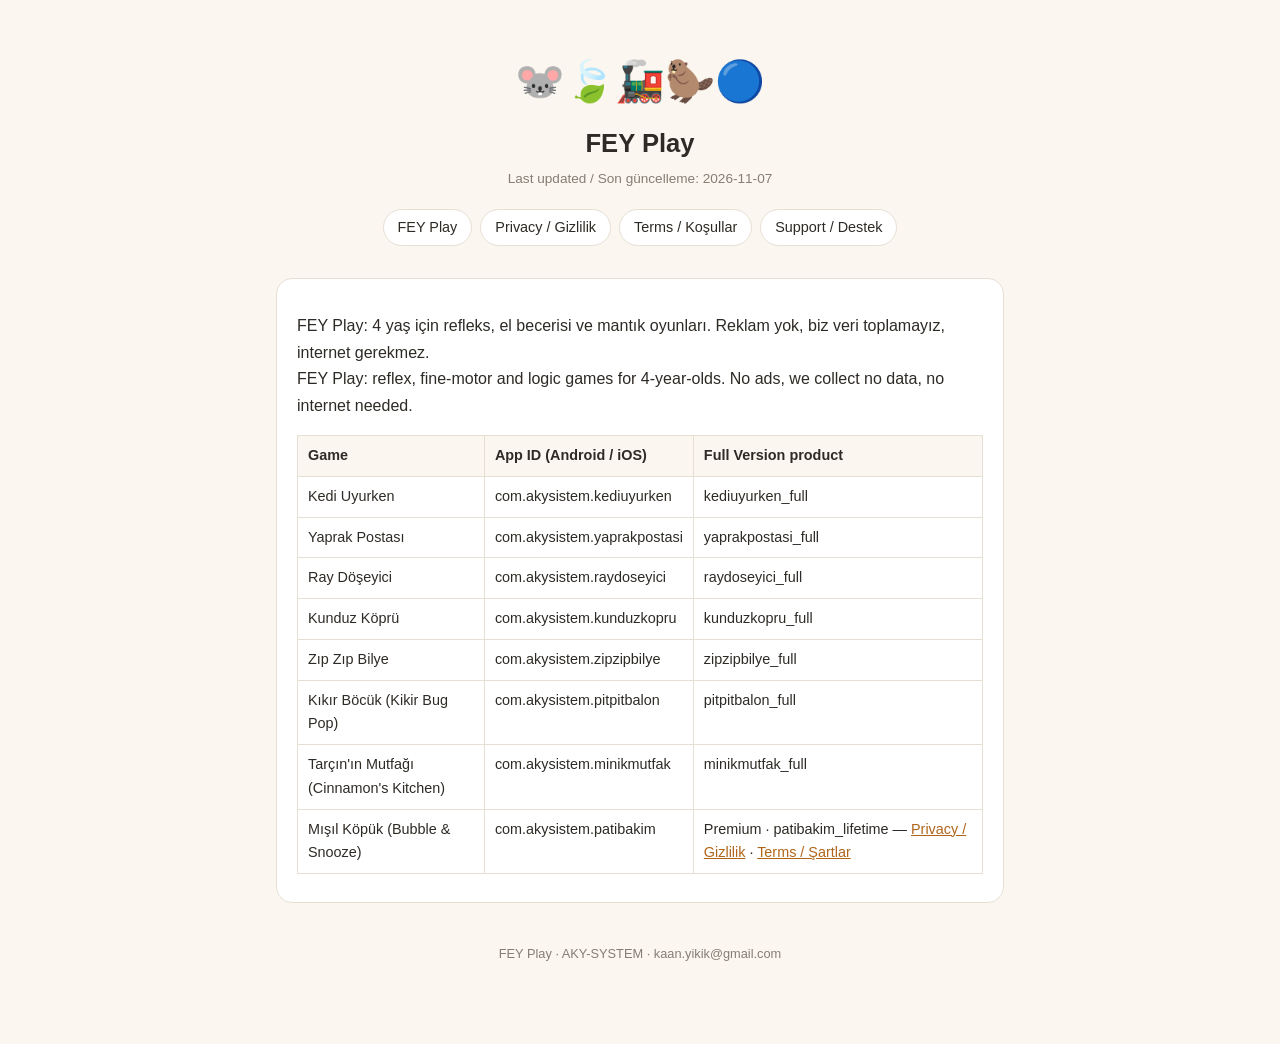
<file: index.html>
<!DOCTYPE html>
<html lang="tr"><head><meta charset="UTF-8"><meta name="viewport" content="width=device-width, initial-scale=1.0">
<title>FEY Play</title><link rel="stylesheet" href="style.css"></head><body><div class="wrap">
<header><div class="logo">🐭🍃🚂🦫🔵</div><h1>FEY Play</h1><div class="updated">Last updated / Son güncelleme: 2026-11-07</div>
<nav><a href="index.html">FEY Play</a><a href="privacy.html">Privacy / Gizlilik</a><a href="terms.html">Terms / Koşullar</a><a href="support.html">Support / Destek</a></nav></header>
<section class="card"><p>FEY Play: 4 yaş için refleks, el becerisi ve mantık oyunları. Reklam yok, biz veri toplamayız, internet gerekmez.<br>FEY Play: reflex, fine-motor and logic games for 4-year-olds. No ads, we collect no data, no internet needed.</p>
<table><tr><th>Game</th><th>App ID (Android / iOS)</th><th>Full Version product</th></tr>
<tr><td>Kedi Uyurken</td><td>com.akysistem.kediuyurken</td><td>kediuyurken_full</td></tr>
<tr><td>Yaprak Postası</td><td>com.akysistem.yaprakpostasi</td><td>yaprakpostasi_full</td></tr>
<tr><td>Ray Döşeyici</td><td>com.akysistem.raydoseyici</td><td>raydoseyici_full</td></tr>
<tr><td>Kunduz Köprü</td><td>com.akysistem.kunduzkopru</td><td>kunduzkopru_full</td></tr>
<tr><td>Zıp Zıp Bilye</td><td>com.akysistem.zipzipbilye</td><td>zipzipbilye_full</td></tr>
<tr><td>Kıkır Böcük (Kikir Bug Pop)</td><td>com.akysistem.pitpitbalon</td><td>pitpitbalon_full</td></tr>
<tr><td>Tarçın'ın Mutfağı (Cinnamon's Kitchen)</td><td>com.akysistem.minikmutfak</td><td>minikmutfak_full</td></tr>
<tr><td>Mışıl Köpük (Bubble &amp; Snooze)</td><td>com.akysistem.patibakim</td><td>Premium · patibakim_lifetime — <a href="privacy-misil-kopuk.html">Privacy / Gizlilik</a> · <a href="terms-misil-kopuk.html">Terms / Şartlar</a></td></tr></table></section>
<div class="footer">FEY Play · AKY-SYSTEM · kaan.yikik@gmail.com</div></div></body></html>
</file>
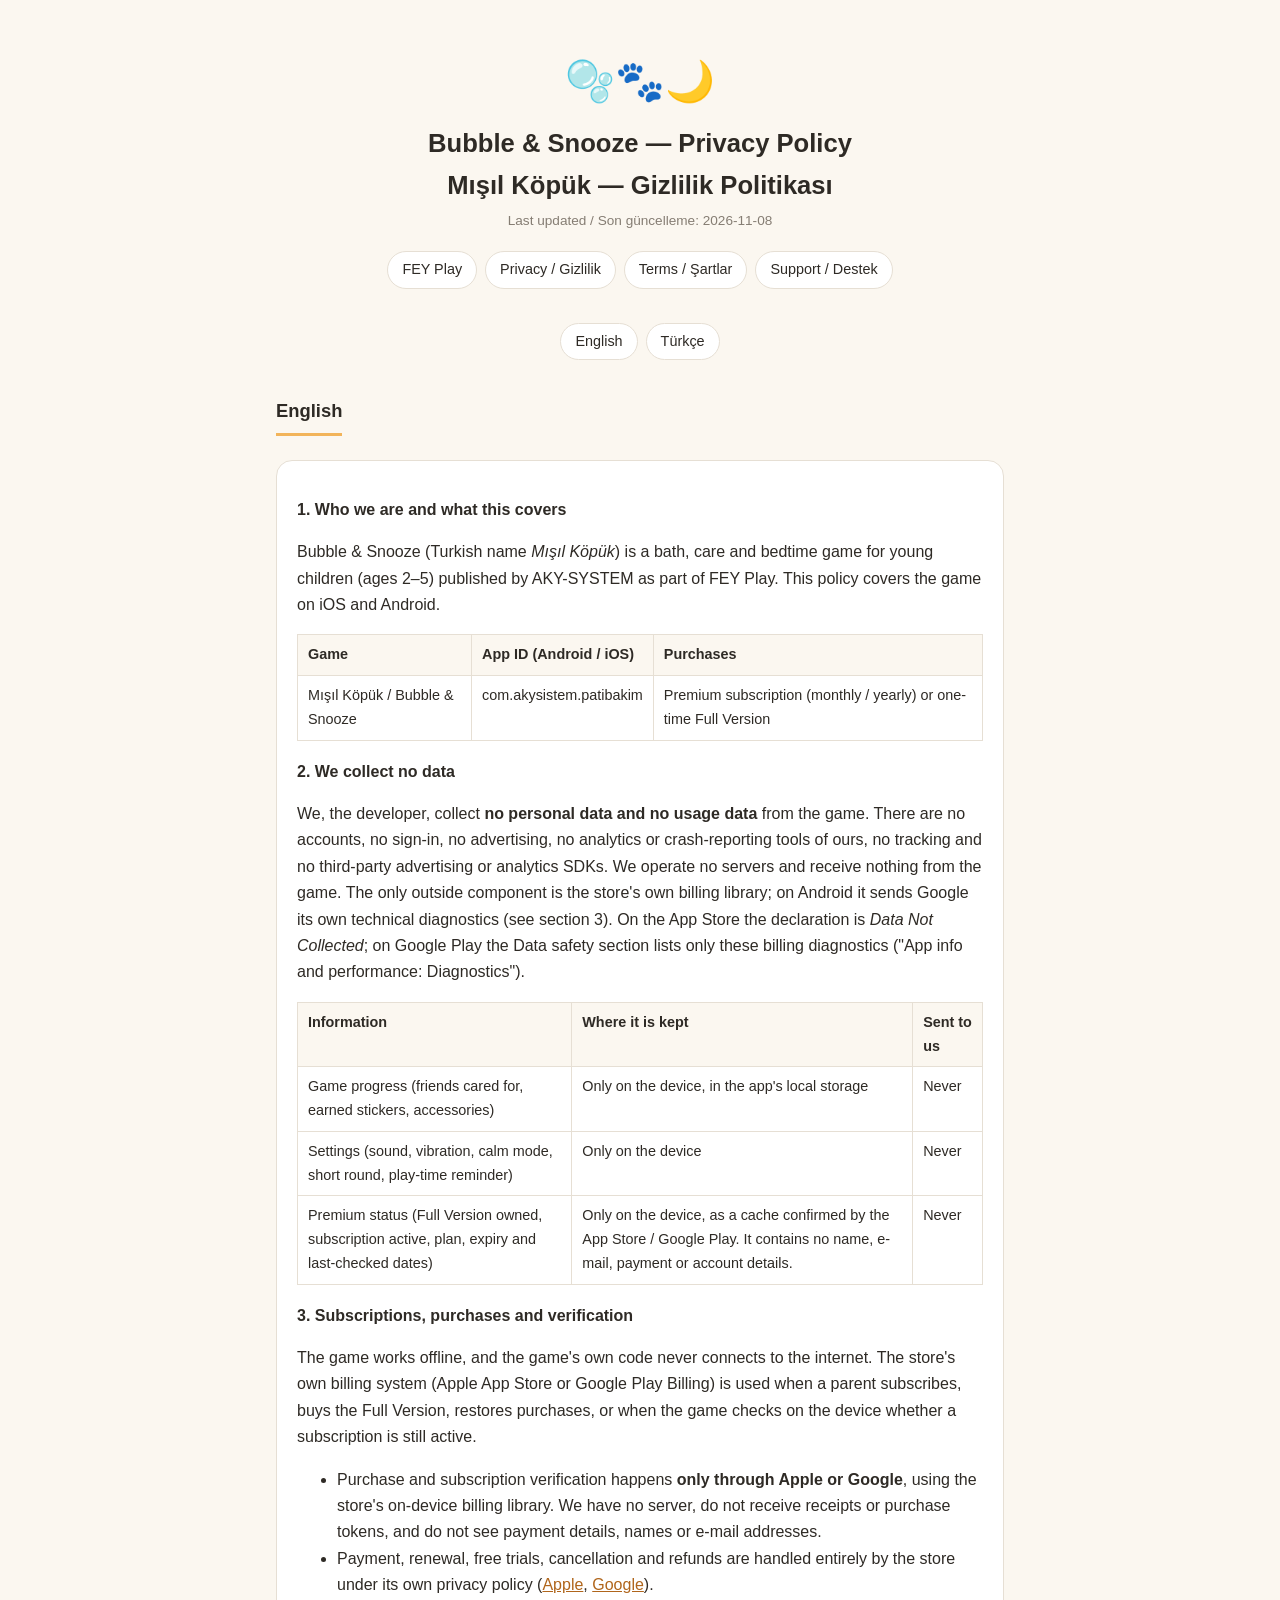
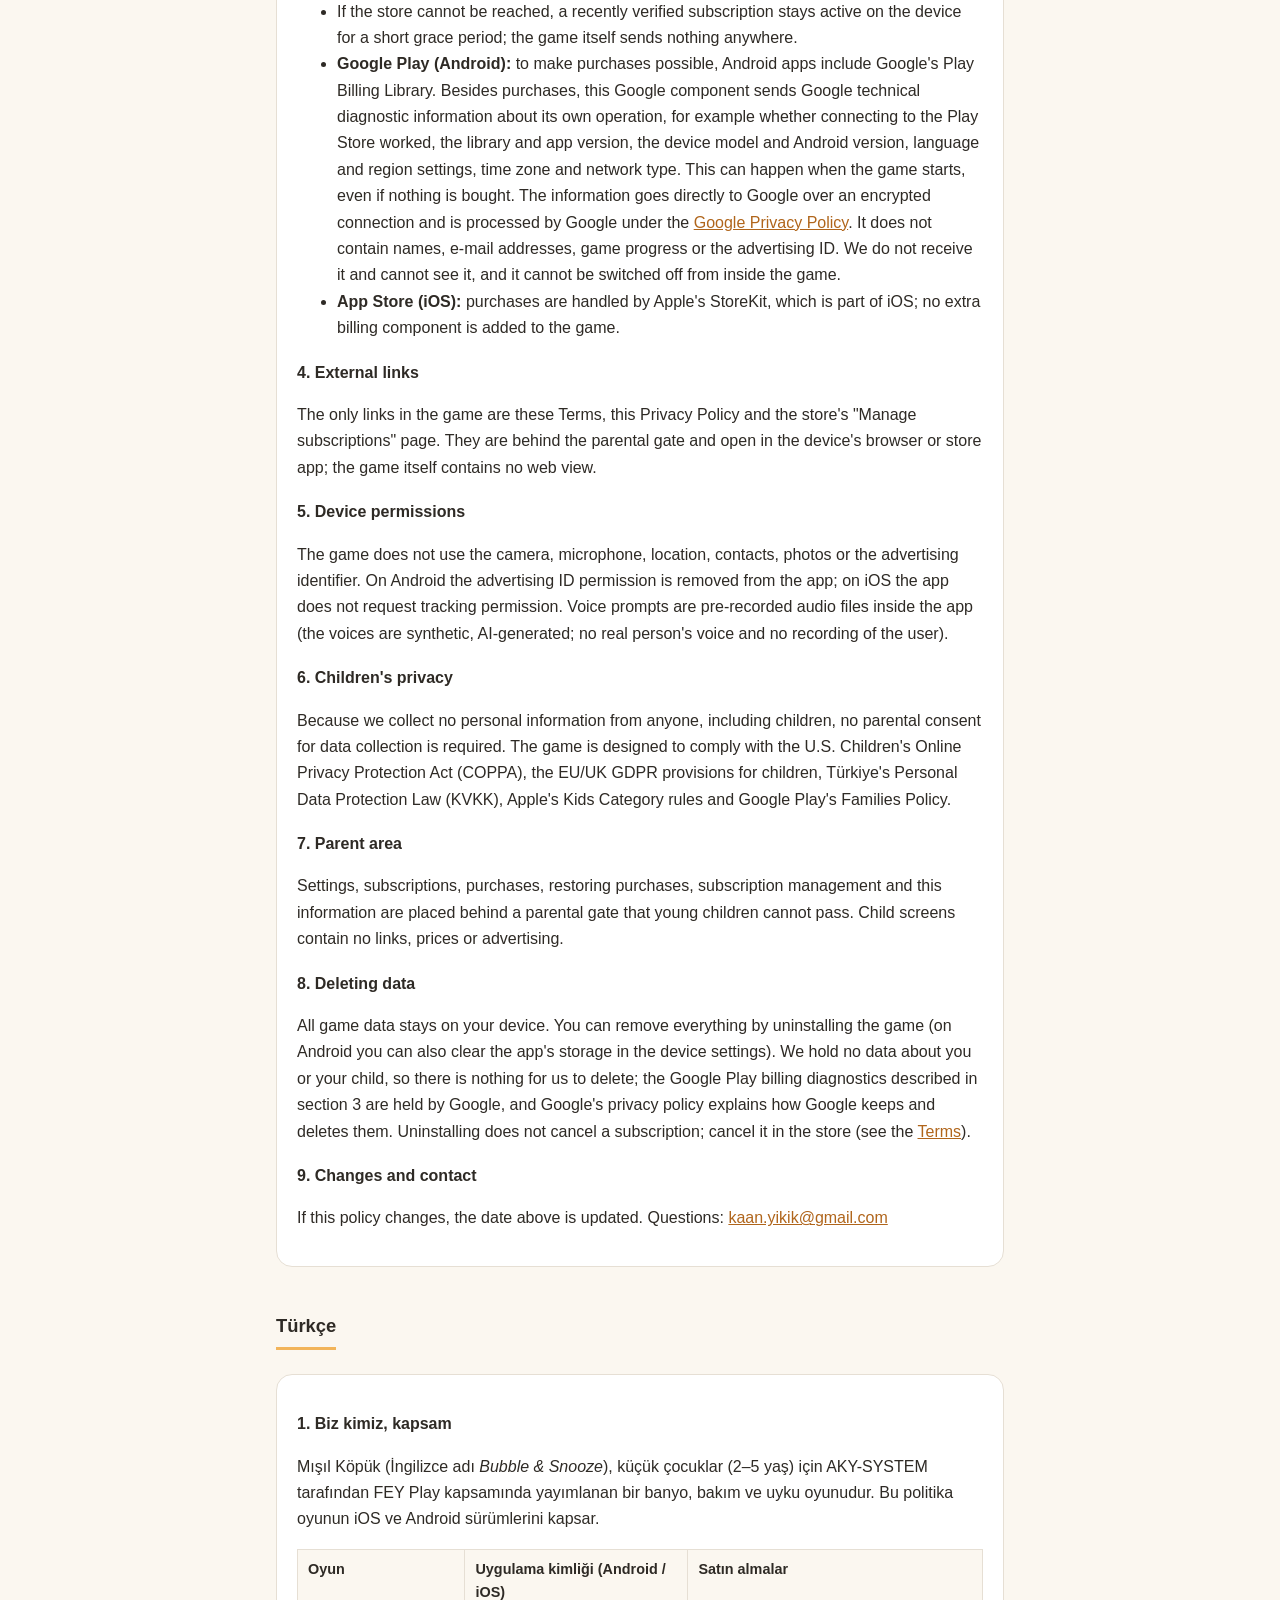
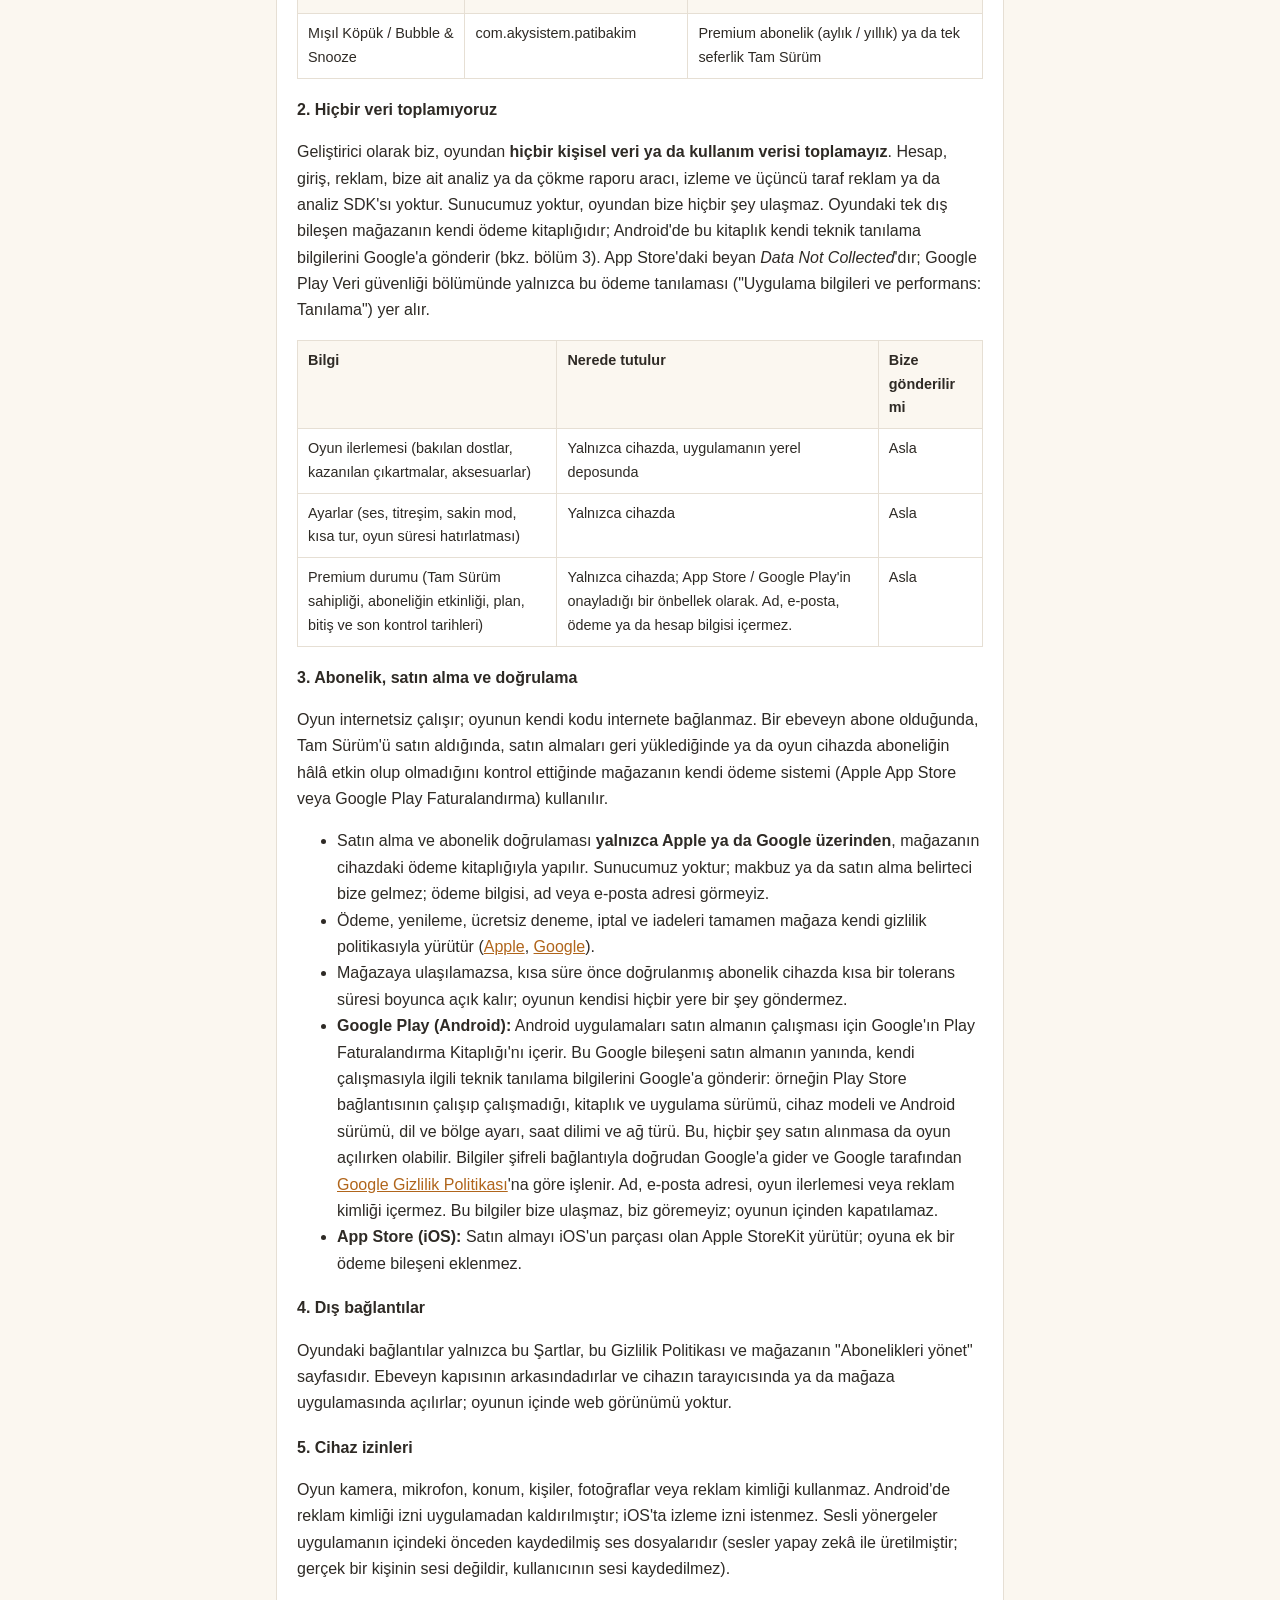
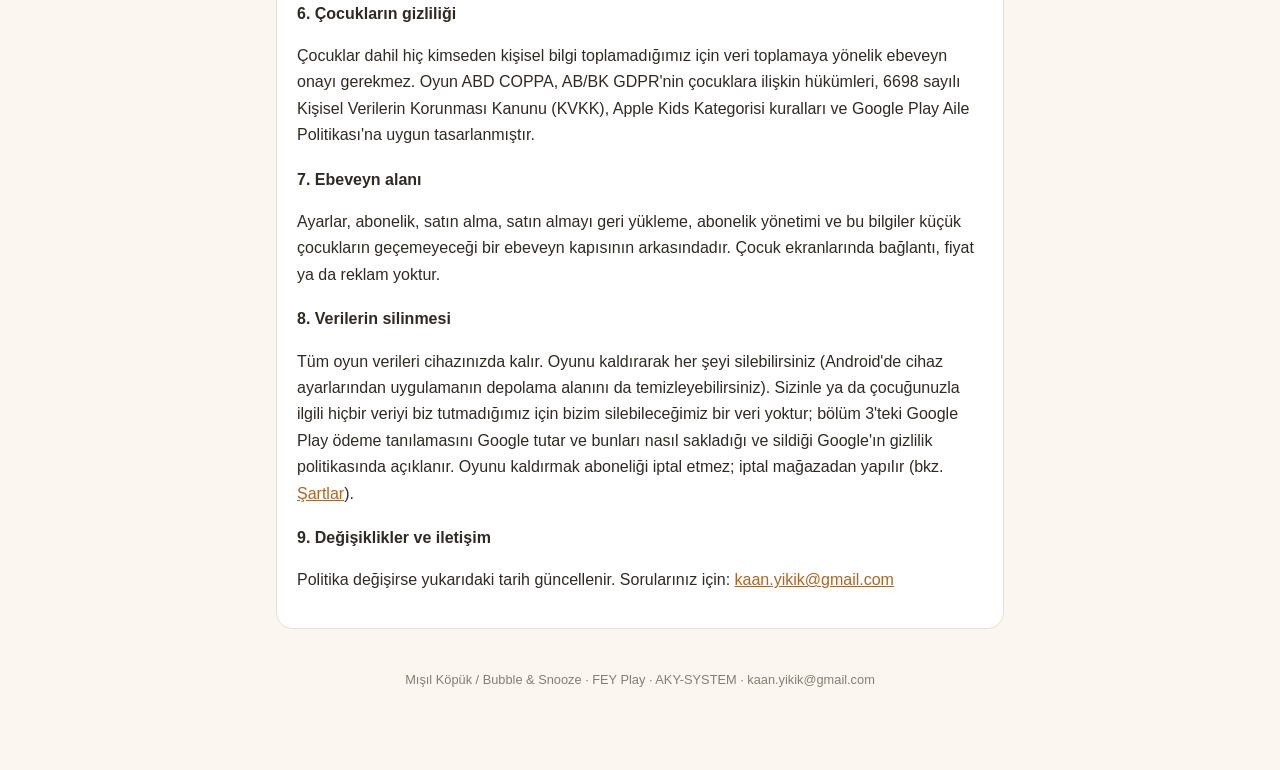
<file: privacy-misil-kopuk.html>
<!DOCTYPE html>
<html lang="en"><head><meta charset="UTF-8"><meta name="viewport" content="width=device-width, initial-scale=1.0">
<title>Bubble &amp; Snooze — Privacy Policy / Mışıl Köpük — Gizlilik Politikası</title><link rel="stylesheet" href="style.css"></head><body><div class="wrap">
<header><div class="logo">🫧🐾🌙</div><h1>Bubble &amp; Snooze — Privacy Policy<br>Mışıl Köpük — Gizlilik Politikası</h1><div class="updated">Last updated / Son güncelleme: 2026-11-08</div>
<nav><a href="index.html">FEY Play</a><a href="privacy-misil-kopuk.html">Privacy / Gizlilik</a><a href="terms-misil-kopuk.html">Terms / Şartlar</a><a href="support.html">Support / Destek</a></nav></header>
<nav><a href="#en">English</a><a href="#tr">Türkçe</a></nav>
<div id="en"><h2>English</h2>
<section class="card">
<h3>1. Who we are and what this covers</h3>
<p>Bubble &amp; Snooze (Turkish name <em>Mışıl Köpük</em>) is a bath, care and bedtime game for young children (ages 2–5) published by AKY-SYSTEM as part of FEY Play. This policy covers the game on iOS and Android.</p>
<table><tr><th>Game</th><th>App ID (Android / iOS)</th><th>Purchases</th></tr>
<tr><td>Mışıl Köpük / Bubble &amp; Snooze</td><td>com.akysistem.patibakim</td><td>Premium subscription (monthly / yearly) or one-time Full Version</td></tr></table>
<h3>2. We collect no data</h3>
<p>We, the developer, collect <strong>no personal data and no usage data</strong> from the game. There are no accounts, no sign-in, no advertising, no analytics or crash-reporting tools of ours, no tracking and no third-party advertising or analytics SDKs. We operate no servers and receive nothing from the game. The only outside component is the store's own billing library; on Android it sends Google its own technical diagnostics (see section 3). On the App Store the declaration is <em>Data Not Collected</em>; on Google Play the Data safety section lists only these billing diagnostics ("App info and performance: Diagnostics").</p>
<table><tr><th>Information</th><th>Where it is kept</th><th>Sent to us</th></tr>
<tr><td>Game progress (friends cared for, earned stickers, accessories)</td><td>Only on the device, in the app's local storage</td><td>Never</td></tr>
<tr><td>Settings (sound, vibration, calm mode, short round, play-time reminder)</td><td>Only on the device</td><td>Never</td></tr>
<tr><td>Premium status (Full Version owned, subscription active, plan, expiry and last-checked dates)</td><td>Only on the device, as a cache confirmed by the App Store / Google Play. It contains no name, e-mail, payment or account details.</td><td>Never</td></tr></table>
<h3>3. Subscriptions, purchases and verification</h3>
<p>The game works offline, and the game's own code never connects to the internet. The store's own billing system (Apple App Store or Google Play Billing) is used when a parent subscribes, buys the Full Version, restores purchases, or when the game checks on the device whether a subscription is still active.</p>
<ul><li>Purchase and subscription verification happens <strong>only through Apple or Google</strong>, using the store's on-device billing library. We have no server, do not receive receipts or purchase tokens, and do not see payment details, names or e-mail addresses.</li>
<li>Payment, renewal, free trials, cancellation and refunds are handled entirely by the store under its own privacy policy (<a href="https://www.apple.com/legal/privacy/">Apple</a>, <a href="https://policies.google.com/privacy">Google</a>).</li>
<li>If the store cannot be reached, a recently verified subscription stays active on the device for a short grace period; the game itself sends nothing anywhere.</li>
<li><strong>Google Play (Android):</strong> to make purchases possible, Android apps include Google's Play Billing Library. Besides purchases, this Google component sends Google technical diagnostic information about its own operation, for example whether connecting to the Play Store worked, the library and app version, the device model and Android version, language and region settings, time zone and network type. This can happen when the game starts, even if nothing is bought. The information goes directly to Google over an encrypted connection and is processed by Google under the <a href="https://policies.google.com/privacy">Google Privacy Policy</a>. It does not contain names, e-mail addresses, game progress or the advertising ID. We do not receive it and cannot see it, and it cannot be switched off from inside the game.</li>
<li><strong>App Store (iOS):</strong> purchases are handled by Apple's StoreKit, which is part of iOS; no extra billing component is added to the game.</li></ul>
<h3>4. External links</h3>
<p>The only links in the game are these Terms, this Privacy Policy and the store's "Manage subscriptions" page. They are behind the parental gate and open in the device's browser or store app; the game itself contains no web view.</p>
<h3>5. Device permissions</h3>
<p>The game does not use the camera, microphone, location, contacts, photos or the advertising identifier. On Android the advertising ID permission is removed from the app; on iOS the app does not request tracking permission. Voice prompts are pre-recorded audio files inside the app (the voices are synthetic, AI-generated; no real person's voice and no recording of the user).</p>
<h3>6. Children's privacy</h3>
<p>Because we collect no personal information from anyone, including children, no parental consent for data collection is required. The game is designed to comply with the U.S. Children's Online Privacy Protection Act (COPPA), the EU/UK GDPR provisions for children, Türkiye's Personal Data Protection Law (KVKK), Apple's Kids Category rules and Google Play's Families Policy.</p>
<h3>7. Parent area</h3>
<p>Settings, subscriptions, purchases, restoring purchases, subscription management and this information are placed behind a parental gate that young children cannot pass. Child screens contain no links, prices or advertising.</p>
<h3>8. Deleting data</h3>
<p>All game data stays on your device. You can remove everything by uninstalling the game (on Android you can also clear the app's storage in the device settings). We hold no data about you or your child, so there is nothing for us to delete; the Google Play billing diagnostics described in section 3 are held by Google, and Google's privacy policy explains how Google keeps and deletes them. Uninstalling does not cancel a subscription; cancel it in the store (see the <a href="terms-misil-kopuk.html">Terms</a>).</p>
<h3>9. Changes and contact</h3>
<p>If this policy changes, the date above is updated. Questions: <a href="mailto:kaan.yikik@gmail.com">kaan.yikik@gmail.com</a></p>
</section></div>
<div id="tr"><h2>Türkçe</h2>
<section class="card">
<h3>1. Biz kimiz, kapsam</h3>
<p>Mışıl Köpük (İngilizce adı <em>Bubble &amp; Snooze</em>), küçük çocuklar (2–5 yaş) için AKY-SYSTEM tarafından FEY Play kapsamında yayımlanan bir banyo, bakım ve uyku oyunudur. Bu politika oyunun iOS ve Android sürümlerini kapsar.</p>
<table><tr><th>Oyun</th><th>Uygulama kimliği (Android / iOS)</th><th>Satın almalar</th></tr>
<tr><td>Mışıl Köpük / Bubble &amp; Snooze</td><td>com.akysistem.patibakim</td><td>Premium abonelik (aylık / yıllık) ya da tek seferlik Tam Sürüm</td></tr></table>
<h3>2. Hiçbir veri toplamıyoruz</h3>
<p>Geliştirici olarak biz, oyundan <strong>hiçbir kişisel veri ya da kullanım verisi toplamayız</strong>. Hesap, giriş, reklam, bize ait analiz ya da çökme raporu aracı, izleme ve üçüncü taraf reklam ya da analiz SDK'sı yoktur. Sunucumuz yoktur, oyundan bize hiçbir şey ulaşmaz. Oyundaki tek dış bileşen mağazanın kendi ödeme kitaplığıdır; Android'de bu kitaplık kendi teknik tanılama bilgilerini Google'a gönderir (bkz. bölüm 3). App Store'daki beyan <em>Data Not Collected</em>'dır; Google Play Veri güvenliği bölümünde yalnızca bu ödeme tanılaması ("Uygulama bilgileri ve performans: Tanılama") yer alır.</p>
<table><tr><th>Bilgi</th><th>Nerede tutulur</th><th>Bize gönderilir mi</th></tr>
<tr><td>Oyun ilerlemesi (bakılan dostlar, kazanılan çıkartmalar, aksesuarlar)</td><td>Yalnızca cihazda, uygulamanın yerel deposunda</td><td>Asla</td></tr>
<tr><td>Ayarlar (ses, titreşim, sakin mod, kısa tur, oyun süresi hatırlatması)</td><td>Yalnızca cihazda</td><td>Asla</td></tr>
<tr><td>Premium durumu (Tam Sürüm sahipliği, aboneliğin etkinliği, plan, bitiş ve son kontrol tarihleri)</td><td>Yalnızca cihazda; App Store / Google Play'in onayladığı bir önbellek olarak. Ad, e-posta, ödeme ya da hesap bilgisi içermez.</td><td>Asla</td></tr></table>
<h3>3. Abonelik, satın alma ve doğrulama</h3>
<p>Oyun internetsiz çalışır; oyunun kendi kodu internete bağlanmaz. Bir ebeveyn abone olduğunda, Tam Sürüm'ü satın aldığında, satın almaları geri yüklediğinde ya da oyun cihazda aboneliğin hâlâ etkin olup olmadığını kontrol ettiğinde mağazanın kendi ödeme sistemi (Apple App Store veya Google Play Faturalandırma) kullanılır.</p>
<ul><li>Satın alma ve abonelik doğrulaması <strong>yalnızca Apple ya da Google üzerinden</strong>, mağazanın cihazdaki ödeme kitaplığıyla yapılır. Sunucumuz yoktur; makbuz ya da satın alma belirteci bize gelmez; ödeme bilgisi, ad veya e-posta adresi görmeyiz.</li>
<li>Ödeme, yenileme, ücretsiz deneme, iptal ve iadeleri tamamen mağaza kendi gizlilik politikasıyla yürütür (<a href="https://www.apple.com/legal/privacy/">Apple</a>, <a href="https://policies.google.com/privacy">Google</a>).</li>
<li>Mağazaya ulaşılamazsa, kısa süre önce doğrulanmış abonelik cihazda kısa bir tolerans süresi boyunca açık kalır; oyunun kendisi hiçbir yere bir şey göndermez.</li>
<li><strong>Google Play (Android):</strong> Android uygulamaları satın almanın çalışması için Google'ın Play Faturalandırma Kitaplığı'nı içerir. Bu Google bileşeni satın almanın yanında, kendi çalışmasıyla ilgili teknik tanılama bilgilerini Google'a gönderir: örneğin Play Store bağlantısının çalışıp çalışmadığı, kitaplık ve uygulama sürümü, cihaz modeli ve Android sürümü, dil ve bölge ayarı, saat dilimi ve ağ türü. Bu, hiçbir şey satın alınmasa da oyun açılırken olabilir. Bilgiler şifreli bağlantıyla doğrudan Google'a gider ve Google tarafından <a href="https://policies.google.com/privacy">Google Gizlilik Politikası</a>'na göre işlenir. Ad, e-posta adresi, oyun ilerlemesi veya reklam kimliği içermez. Bu bilgiler bize ulaşmaz, biz göremeyiz; oyunun içinden kapatılamaz.</li>
<li><strong>App Store (iOS):</strong> Satın almayı iOS'un parçası olan Apple StoreKit yürütür; oyuna ek bir ödeme bileşeni eklenmez.</li></ul>
<h3>4. Dış bağlantılar</h3>
<p>Oyundaki bağlantılar yalnızca bu Şartlar, bu Gizlilik Politikası ve mağazanın "Abonelikleri yönet" sayfasıdır. Ebeveyn kapısının arkasındadırlar ve cihazın tarayıcısında ya da mağaza uygulamasında açılırlar; oyunun içinde web görünümü yoktur.</p>
<h3>5. Cihaz izinleri</h3>
<p>Oyun kamera, mikrofon, konum, kişiler, fotoğraflar veya reklam kimliği kullanmaz. Android'de reklam kimliği izni uygulamadan kaldırılmıştır; iOS'ta izleme izni istenmez. Sesli yönergeler uygulamanın içindeki önceden kaydedilmiş ses dosyalarıdır (sesler yapay zekâ ile üretilmiştir; gerçek bir kişinin sesi değildir, kullanıcının sesi kaydedilmez).</p>
<h3>6. Çocukların gizliliği</h3>
<p>Çocuklar dahil hiç kimseden kişisel bilgi toplamadığımız için veri toplamaya yönelik ebeveyn onayı gerekmez. Oyun ABD COPPA, AB/BK GDPR'nin çocuklara ilişkin hükümleri, 6698 sayılı Kişisel Verilerin Korunması Kanunu (KVKK), Apple Kids Kategorisi kuralları ve Google Play Aile Politikası'na uygun tasarlanmıştır.</p>
<h3>7. Ebeveyn alanı</h3>
<p>Ayarlar, abonelik, satın alma, satın almayı geri yükleme, abonelik yönetimi ve bu bilgiler küçük çocukların geçemeyeceği bir ebeveyn kapısının arkasındadır. Çocuk ekranlarında bağlantı, fiyat ya da reklam yoktur.</p>
<h3>8. Verilerin silinmesi</h3>
<p>Tüm oyun verileri cihazınızda kalır. Oyunu kaldırarak her şeyi silebilirsiniz (Android'de cihaz ayarlarından uygulamanın depolama alanını da temizleyebilirsiniz). Sizinle ya da çocuğunuzla ilgili hiçbir veriyi biz tutmadığımız için bizim silebileceğimiz bir veri yoktur; bölüm 3'teki Google Play ödeme tanılamasını Google tutar ve bunları nasıl sakladığı ve sildiği Google'ın gizlilik politikasında açıklanır. Oyunu kaldırmak aboneliği iptal etmez; iptal mağazadan yapılır (bkz. <a href="terms-misil-kopuk.html">Şartlar</a>).</p>
<h3>9. Değişiklikler ve iletişim</h3>
<p>Politika değişirse yukarıdaki tarih güncellenir. Sorularınız için: <a href="mailto:kaan.yikik@gmail.com">kaan.yikik@gmail.com</a></p>
</section></div>
<div class="footer">Mışıl Köpük / Bubble &amp; Snooze · FEY Play · AKY-SYSTEM · kaan.yikik@gmail.com</div></div></body></html>
</file>
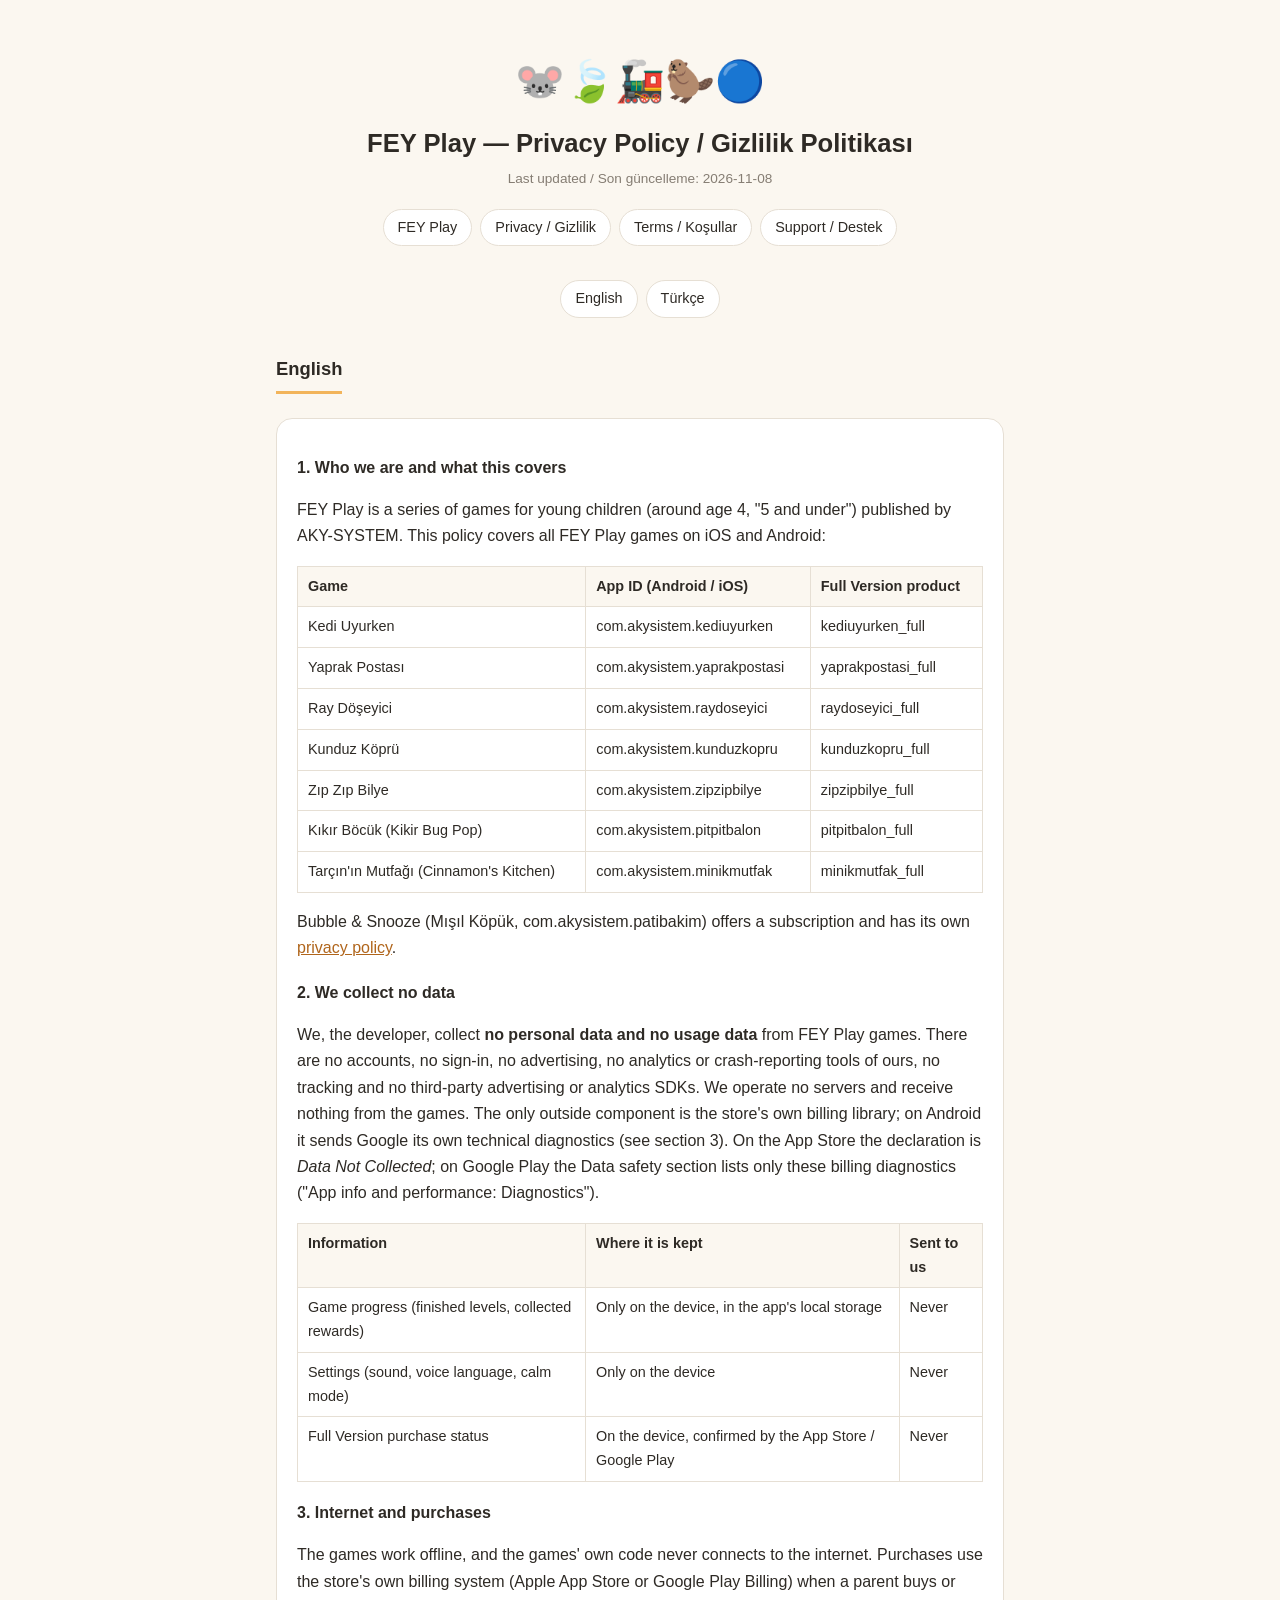
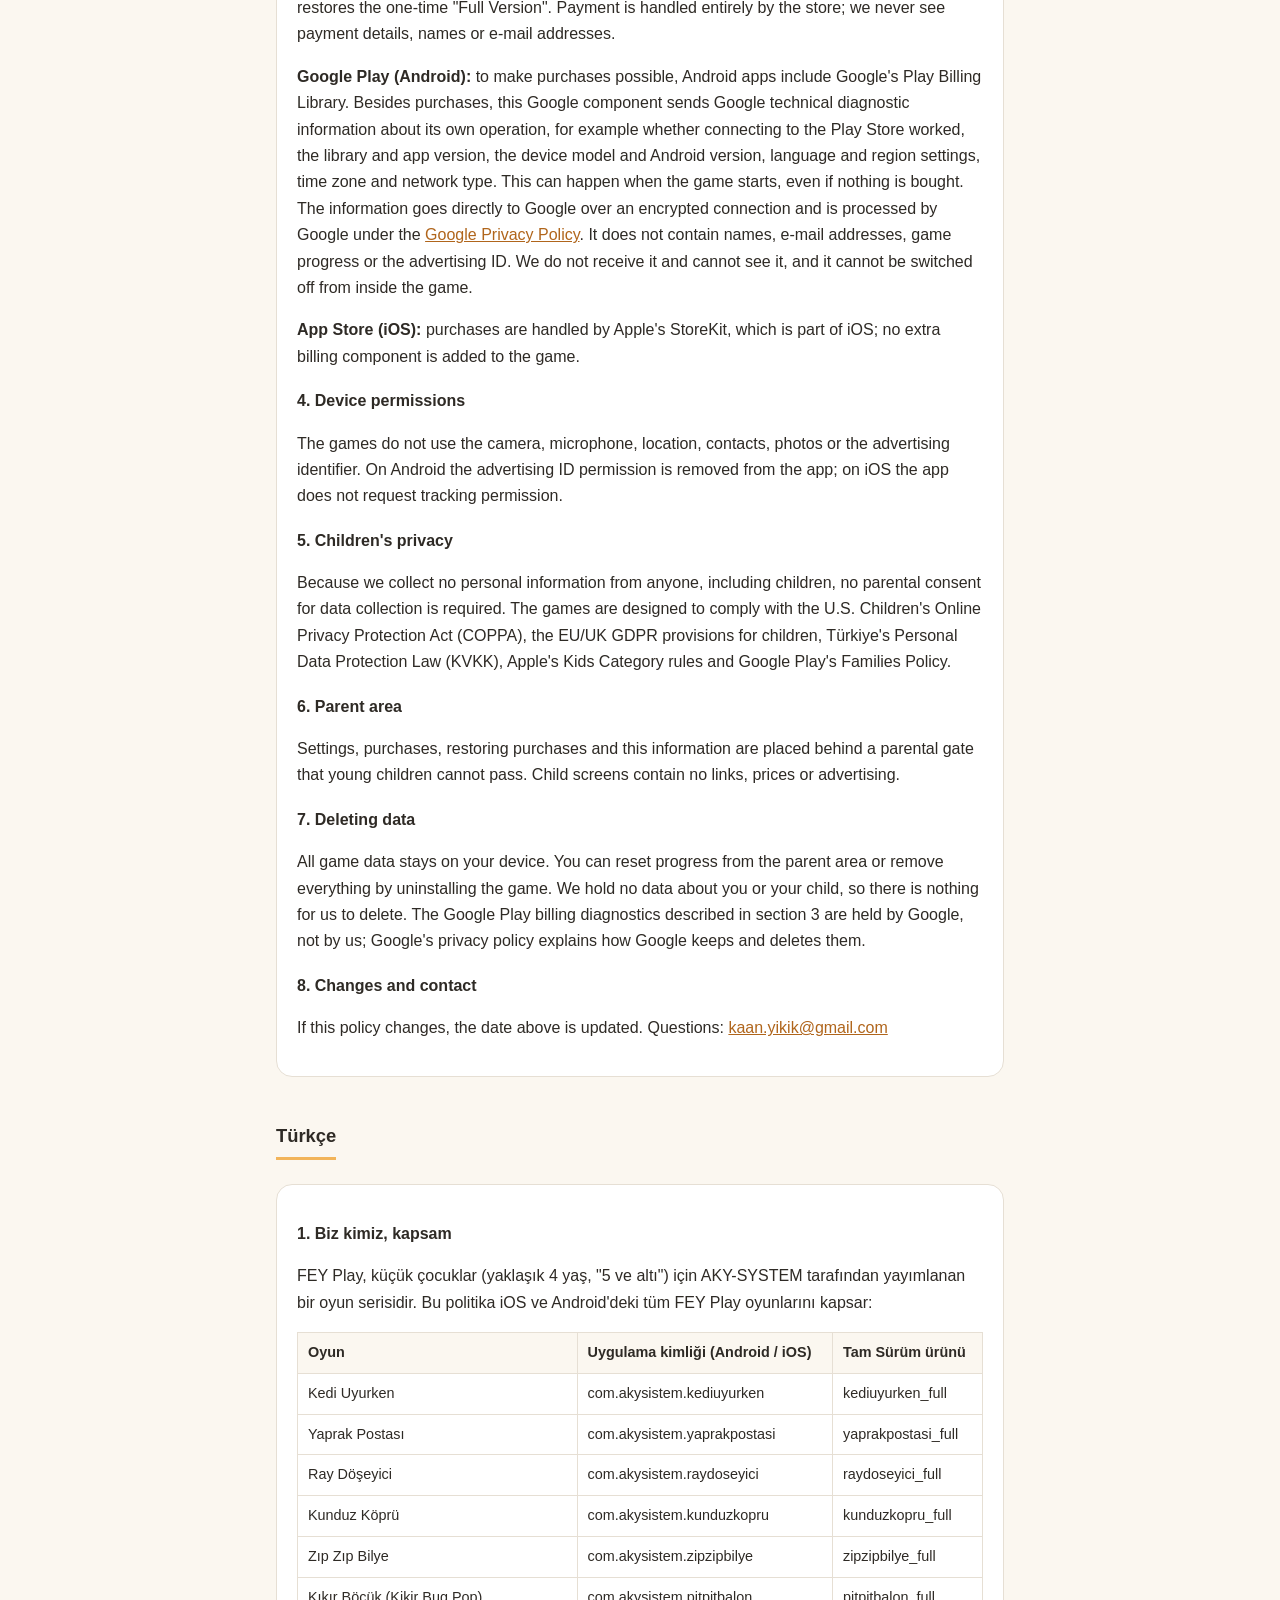
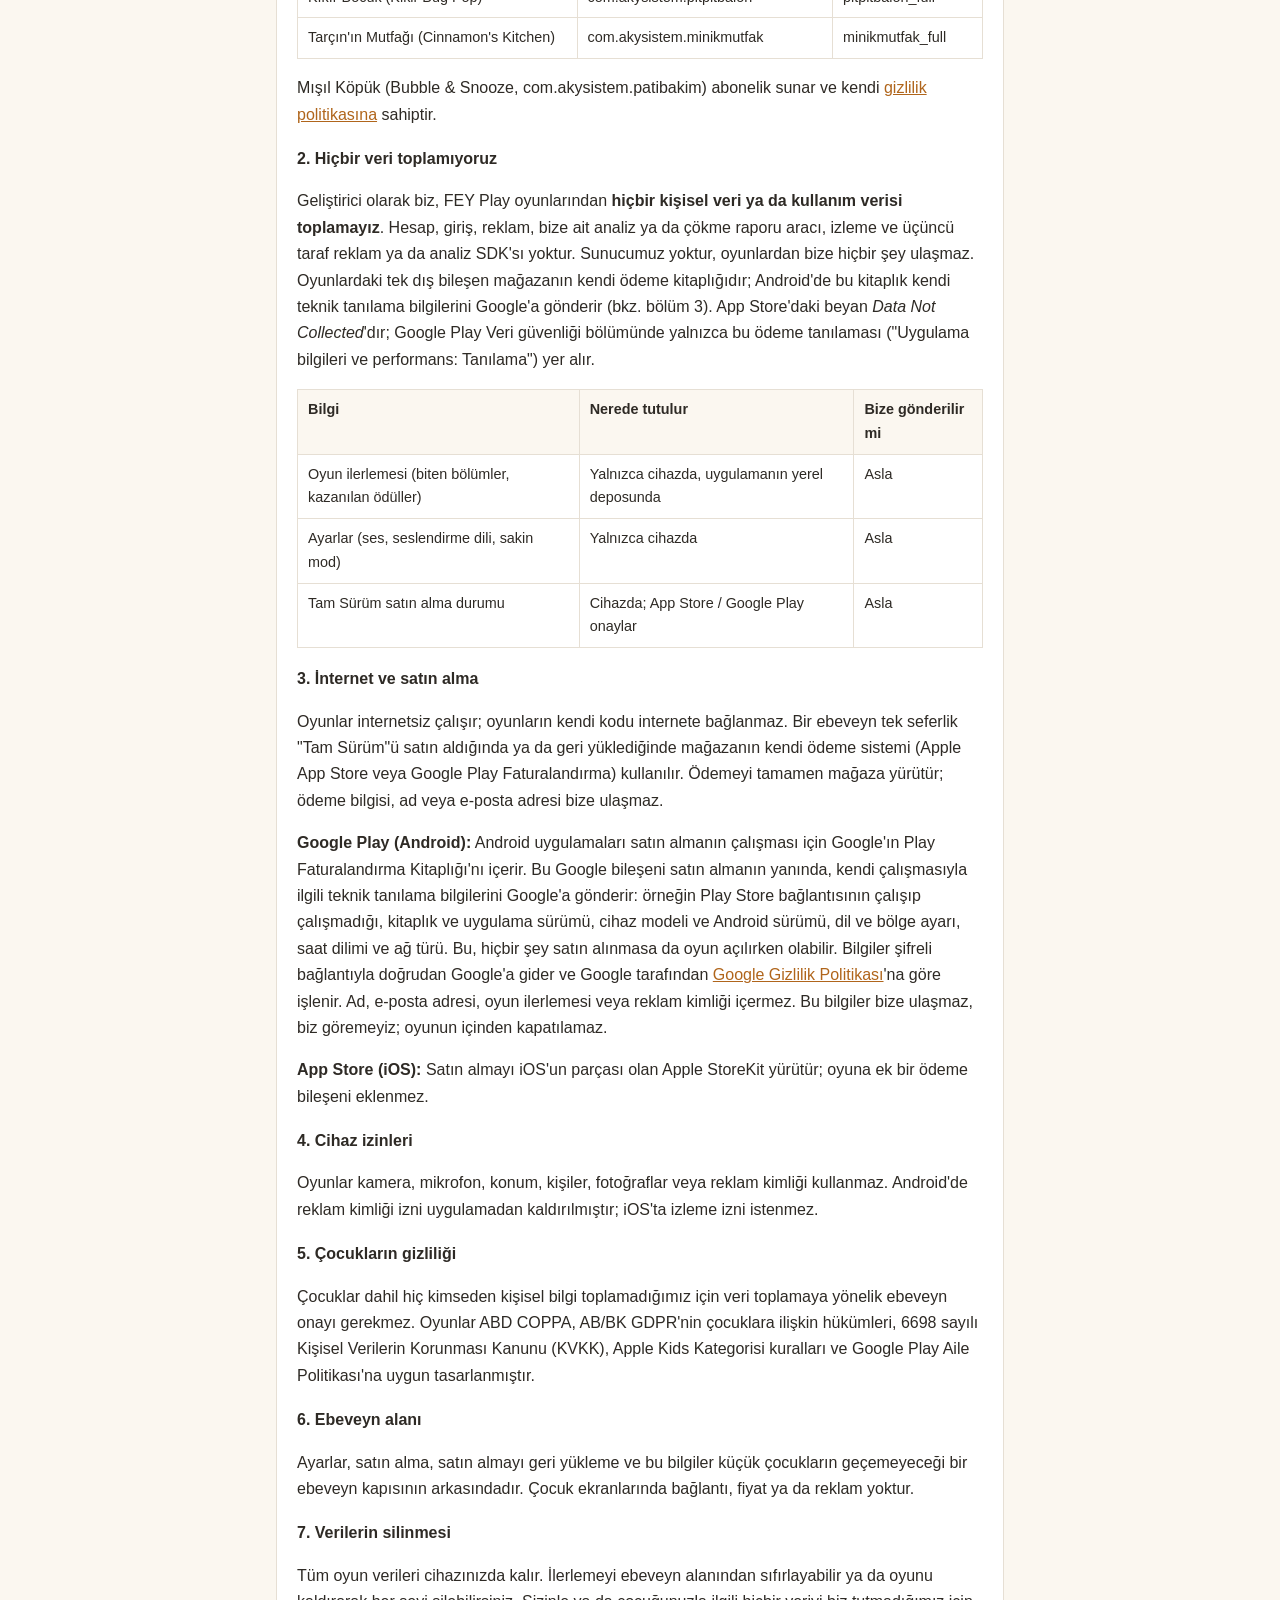
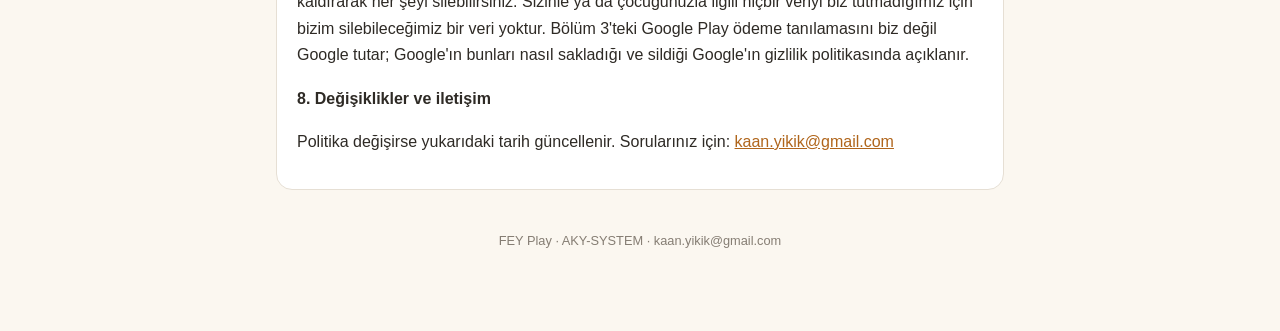
<file: privacy.html>
<!DOCTYPE html>
<html lang="en"><head><meta charset="UTF-8"><meta name="viewport" content="width=device-width, initial-scale=1.0">
<title>FEY Play — Privacy Policy / Gizlilik Politikası</title><link rel="stylesheet" href="style.css"></head><body><div class="wrap">
<header><div class="logo">🐭🍃🚂🦫🔵</div><h1>FEY Play — Privacy Policy / Gizlilik Politikası</h1><div class="updated">Last updated / Son güncelleme: 2026-11-08</div>
<nav><a href="index.html">FEY Play</a><a href="privacy.html">Privacy / Gizlilik</a><a href="terms.html">Terms / Koşullar</a><a href="support.html">Support / Destek</a></nav></header>
<nav><a href="#en">English</a><a href="#tr">Türkçe</a></nav>
<div id="en"><h2>English</h2>
<section class="card">
<h3>1. Who we are and what this covers</h3>
<p>FEY Play is a series of games for young children (around age 4, "5 and under") published by AKY-SYSTEM. This policy covers all FEY Play games on iOS and Android:</p>
<table><tr><th>Game</th><th>App ID (Android / iOS)</th><th>Full Version product</th></tr>
<tr><td>Kedi Uyurken</td><td>com.akysistem.kediuyurken</td><td>kediuyurken_full</td></tr>
<tr><td>Yaprak Postası</td><td>com.akysistem.yaprakpostasi</td><td>yaprakpostasi_full</td></tr>
<tr><td>Ray Döşeyici</td><td>com.akysistem.raydoseyici</td><td>raydoseyici_full</td></tr>
<tr><td>Kunduz Köprü</td><td>com.akysistem.kunduzkopru</td><td>kunduzkopru_full</td></tr>
<tr><td>Zıp Zıp Bilye</td><td>com.akysistem.zipzipbilye</td><td>zipzipbilye_full</td></tr>
<tr><td>Kıkır Böcük (Kikir Bug Pop)</td><td>com.akysistem.pitpitbalon</td><td>pitpitbalon_full</td></tr>
<tr><td>Tarçın'ın Mutfağı (Cinnamon's Kitchen)</td><td>com.akysistem.minikmutfak</td><td>minikmutfak_full</td></tr></table>
<p>Bubble &amp; Snooze (Mışıl Köpük, com.akysistem.patibakim) offers a subscription and has its own <a href="privacy-misil-kopuk.html">privacy policy</a>.</p>
<h3>2. We collect no data</h3>
<p>We, the developer, collect <strong>no personal data and no usage data</strong> from FEY Play games. There are no accounts, no sign-in, no advertising, no analytics or crash-reporting tools of ours, no tracking and no third-party advertising or analytics SDKs. We operate no servers and receive nothing from the games. The only outside component is the store's own billing library; on Android it sends Google its own technical diagnostics (see section 3). On the App Store the declaration is <em>Data Not Collected</em>; on Google Play the Data safety section lists only these billing diagnostics ("App info and performance: Diagnostics").</p>
<table><tr><th>Information</th><th>Where it is kept</th><th>Sent to us</th></tr>
<tr><td>Game progress (finished levels, collected rewards)</td><td>Only on the device, in the app's local storage</td><td>Never</td></tr>
<tr><td>Settings (sound, voice language, calm mode)</td><td>Only on the device</td><td>Never</td></tr>
<tr><td>Full Version purchase status</td><td>On the device, confirmed by the App Store / Google Play</td><td>Never</td></tr></table>
<h3>3. Internet and purchases</h3>
<p>The games work offline, and the games' own code never connects to the internet. Purchases use the store's own billing system (Apple App Store or Google Play Billing) when a parent buys or restores the one-time "Full Version". Payment is handled entirely by the store; we never see payment details, names or e-mail addresses.</p>
<p><strong>Google Play (Android):</strong> to make purchases possible, Android apps include Google's Play Billing Library. Besides purchases, this Google component sends Google technical diagnostic information about its own operation, for example whether connecting to the Play Store worked, the library and app version, the device model and Android version, language and region settings, time zone and network type. This can happen when the game starts, even if nothing is bought. The information goes directly to Google over an encrypted connection and is processed by Google under the <a href="https://policies.google.com/privacy">Google Privacy Policy</a>. It does not contain names, e-mail addresses, game progress or the advertising ID. We do not receive it and cannot see it, and it cannot be switched off from inside the game.</p>
<p><strong>App Store (iOS):</strong> purchases are handled by Apple's StoreKit, which is part of iOS; no extra billing component is added to the game.</p>
<h3>4. Device permissions</h3>
<p>The games do not use the camera, microphone, location, contacts, photos or the advertising identifier. On Android the advertising ID permission is removed from the app; on iOS the app does not request tracking permission.</p>
<h3>5. Children's privacy</h3>
<p>Because we collect no personal information from anyone, including children, no parental consent for data collection is required. The games are designed to comply with the U.S. Children's Online Privacy Protection Act (COPPA), the EU/UK GDPR provisions for children, Türkiye's Personal Data Protection Law (KVKK), Apple's Kids Category rules and Google Play's Families Policy.</p>
<h3>6. Parent area</h3>
<p>Settings, purchases, restoring purchases and this information are placed behind a parental gate that young children cannot pass. Child screens contain no links, prices or advertising.</p>
<h3>7. Deleting data</h3>
<p>All game data stays on your device. You can reset progress from the parent area or remove everything by uninstalling the game. We hold no data about you or your child, so there is nothing for us to delete. The Google Play billing diagnostics described in section 3 are held by Google, not by us; Google's privacy policy explains how Google keeps and deletes them.</p>
<h3>8. Changes and contact</h3>
<p>If this policy changes, the date above is updated. Questions: <a href="mailto:kaan.yikik@gmail.com">kaan.yikik@gmail.com</a></p>
</section></div>
<div id="tr"><h2>Türkçe</h2>
<section class="card">
<h3>1. Biz kimiz, kapsam</h3>
<p>FEY Play, küçük çocuklar (yaklaşık 4 yaş, "5 ve altı") için AKY-SYSTEM tarafından yayımlanan bir oyun serisidir. Bu politika iOS ve Android'deki tüm FEY Play oyunlarını kapsar:</p>
<table><tr><th>Oyun</th><th>Uygulama kimliği (Android / iOS)</th><th>Tam Sürüm ürünü</th></tr>
<tr><td>Kedi Uyurken</td><td>com.akysistem.kediuyurken</td><td>kediuyurken_full</td></tr>
<tr><td>Yaprak Postası</td><td>com.akysistem.yaprakpostasi</td><td>yaprakpostasi_full</td></tr>
<tr><td>Ray Döşeyici</td><td>com.akysistem.raydoseyici</td><td>raydoseyici_full</td></tr>
<tr><td>Kunduz Köprü</td><td>com.akysistem.kunduzkopru</td><td>kunduzkopru_full</td></tr>
<tr><td>Zıp Zıp Bilye</td><td>com.akysistem.zipzipbilye</td><td>zipzipbilye_full</td></tr>
<tr><td>Kıkır Böcük (Kikir Bug Pop)</td><td>com.akysistem.pitpitbalon</td><td>pitpitbalon_full</td></tr>
<tr><td>Tarçın'ın Mutfağı (Cinnamon's Kitchen)</td><td>com.akysistem.minikmutfak</td><td>minikmutfak_full</td></tr></table>
<p>Mışıl Köpük (Bubble &amp; Snooze, com.akysistem.patibakim) abonelik sunar ve kendi <a href="privacy-misil-kopuk.html">gizlilik politikasına</a> sahiptir.</p>
<h3>2. Hiçbir veri toplamıyoruz</h3>
<p>Geliştirici olarak biz, FEY Play oyunlarından <strong>hiçbir kişisel veri ya da kullanım verisi toplamayız</strong>. Hesap, giriş, reklam, bize ait analiz ya da çökme raporu aracı, izleme ve üçüncü taraf reklam ya da analiz SDK'sı yoktur. Sunucumuz yoktur, oyunlardan bize hiçbir şey ulaşmaz. Oyunlardaki tek dış bileşen mağazanın kendi ödeme kitaplığıdır; Android'de bu kitaplık kendi teknik tanılama bilgilerini Google'a gönderir (bkz. bölüm 3). App Store'daki beyan <em>Data Not Collected</em>'dır; Google Play Veri güvenliği bölümünde yalnızca bu ödeme tanılaması ("Uygulama bilgileri ve performans: Tanılama") yer alır.</p>
<table><tr><th>Bilgi</th><th>Nerede tutulur</th><th>Bize gönderilir mi</th></tr>
<tr><td>Oyun ilerlemesi (biten bölümler, kazanılan ödüller)</td><td>Yalnızca cihazda, uygulamanın yerel deposunda</td><td>Asla</td></tr>
<tr><td>Ayarlar (ses, seslendirme dili, sakin mod)</td><td>Yalnızca cihazda</td><td>Asla</td></tr>
<tr><td>Tam Sürüm satın alma durumu</td><td>Cihazda; App Store / Google Play onaylar</td><td>Asla</td></tr></table>
<h3>3. İnternet ve satın alma</h3>
<p>Oyunlar internetsiz çalışır; oyunların kendi kodu internete bağlanmaz. Bir ebeveyn tek seferlik "Tam Sürüm"ü satın aldığında ya da geri yüklediğinde mağazanın kendi ödeme sistemi (Apple App Store veya Google Play Faturalandırma) kullanılır. Ödemeyi tamamen mağaza yürütür; ödeme bilgisi, ad veya e-posta adresi bize ulaşmaz.</p>
<p><strong>Google Play (Android):</strong> Android uygulamaları satın almanın çalışması için Google'ın Play Faturalandırma Kitaplığı'nı içerir. Bu Google bileşeni satın almanın yanında, kendi çalışmasıyla ilgili teknik tanılama bilgilerini Google'a gönderir: örneğin Play Store bağlantısının çalışıp çalışmadığı, kitaplık ve uygulama sürümü, cihaz modeli ve Android sürümü, dil ve bölge ayarı, saat dilimi ve ağ türü. Bu, hiçbir şey satın alınmasa da oyun açılırken olabilir. Bilgiler şifreli bağlantıyla doğrudan Google'a gider ve Google tarafından <a href="https://policies.google.com/privacy">Google Gizlilik Politikası</a>'na göre işlenir. Ad, e-posta adresi, oyun ilerlemesi veya reklam kimliği içermez. Bu bilgiler bize ulaşmaz, biz göremeyiz; oyunun içinden kapatılamaz.</p>
<p><strong>App Store (iOS):</strong> Satın almayı iOS'un parçası olan Apple StoreKit yürütür; oyuna ek bir ödeme bileşeni eklenmez.</p>
<h3>4. Cihaz izinleri</h3>
<p>Oyunlar kamera, mikrofon, konum, kişiler, fotoğraflar veya reklam kimliği kullanmaz. Android'de reklam kimliği izni uygulamadan kaldırılmıştır; iOS'ta izleme izni istenmez.</p>
<h3>5. Çocukların gizliliği</h3>
<p>Çocuklar dahil hiç kimseden kişisel bilgi toplamadığımız için veri toplamaya yönelik ebeveyn onayı gerekmez. Oyunlar ABD COPPA, AB/BK GDPR'nin çocuklara ilişkin hükümleri, 6698 sayılı Kişisel Verilerin Korunması Kanunu (KVKK), Apple Kids Kategorisi kuralları ve Google Play Aile Politikası'na uygun tasarlanmıştır.</p>
<h3>6. Ebeveyn alanı</h3>
<p>Ayarlar, satın alma, satın almayı geri yükleme ve bu bilgiler küçük çocukların geçemeyeceği bir ebeveyn kapısının arkasındadır. Çocuk ekranlarında bağlantı, fiyat ya da reklam yoktur.</p>
<h3>7. Verilerin silinmesi</h3>
<p>Tüm oyun verileri cihazınızda kalır. İlerlemeyi ebeveyn alanından sıfırlayabilir ya da oyunu kaldırarak her şeyi silebilirsiniz. Sizinle ya da çocuğunuzla ilgili hiçbir veriyi biz tutmadığımız için bizim silebileceğimiz bir veri yoktur. Bölüm 3'teki Google Play ödeme tanılamasını biz değil Google tutar; Google'ın bunları nasıl sakladığı ve sildiği Google'ın gizlilik politikasında açıklanır.</p>
<h3>8. Değişiklikler ve iletişim</h3>
<p>Politika değişirse yukarıdaki tarih güncellenir. Sorularınız için: <a href="mailto:kaan.yikik@gmail.com">kaan.yikik@gmail.com</a></p>
</section></div>
<div class="footer">FEY Play · AKY-SYSTEM · kaan.yikik@gmail.com</div></div></body></html>
</file>
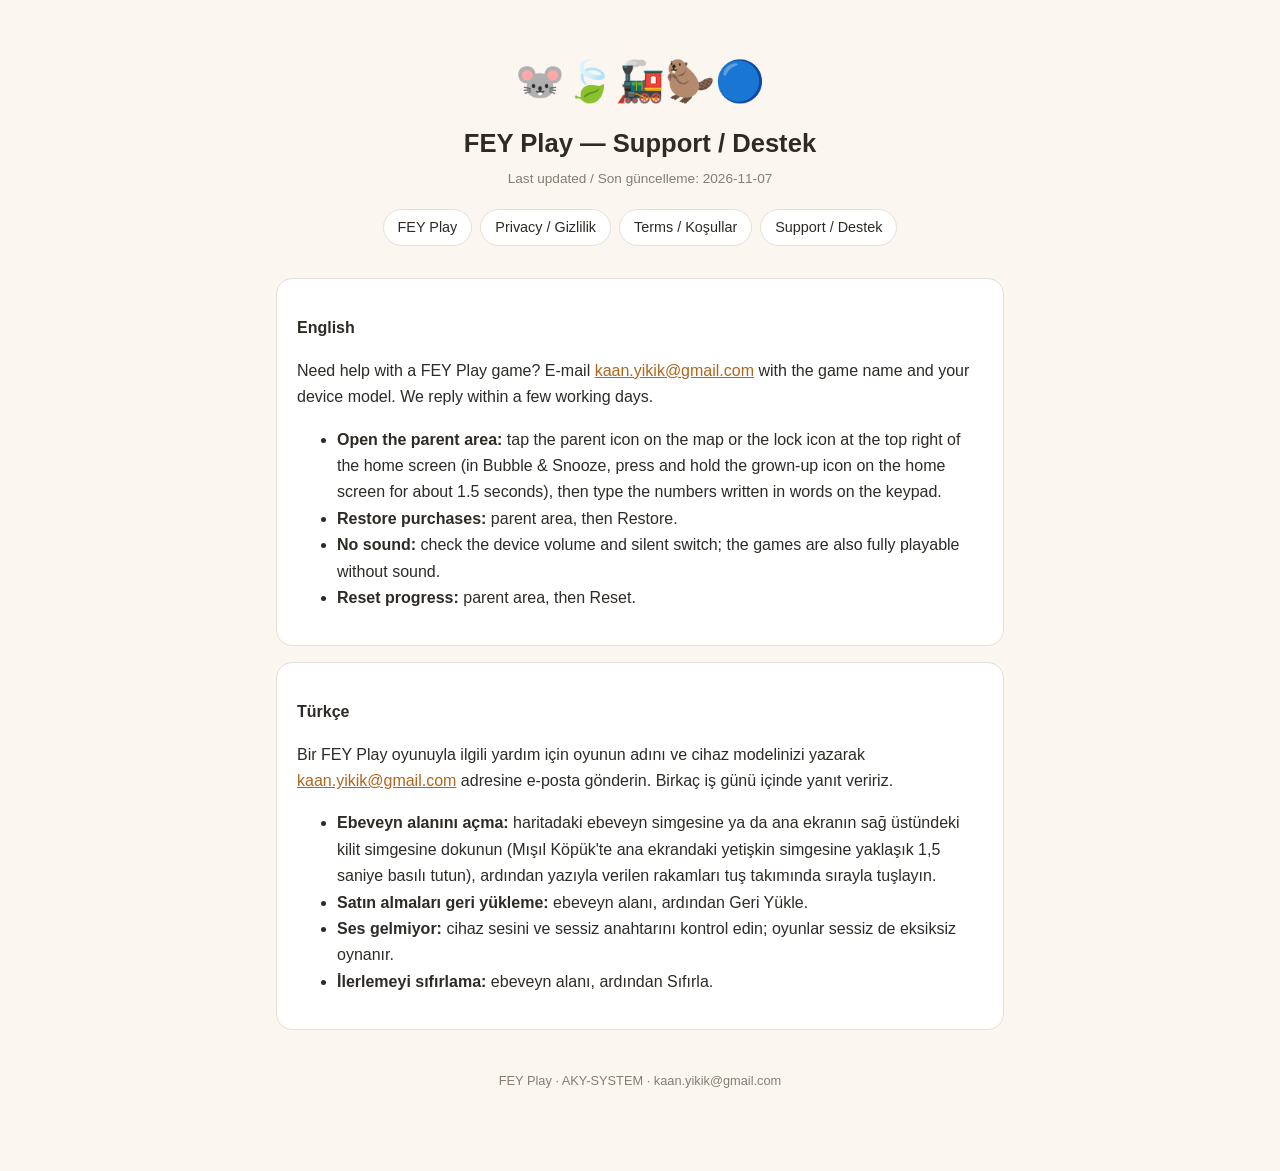
<file: support.html>
<!DOCTYPE html>
<html lang="en"><head><meta charset="UTF-8"><meta name="viewport" content="width=device-width, initial-scale=1.0">
<title>FEY Play — Support / Destek</title><link rel="stylesheet" href="style.css"></head><body><div class="wrap">
<header><div class="logo">🐭🍃🚂🦫🔵</div><h1>FEY Play — Support / Destek</h1><div class="updated">Last updated / Son güncelleme: 2026-11-07</div>
<nav><a href="index.html">FEY Play</a><a href="privacy.html">Privacy / Gizlilik</a><a href="terms.html">Terms / Koşullar</a><a href="support.html">Support / Destek</a></nav></header>
<section class="card"><h3>English</h3>
<p>Need help with a FEY Play game? E-mail <a href="mailto:kaan.yikik@gmail.com?subject=FEY%20Play%20support">kaan.yikik@gmail.com</a> with the game name and your device model. We reply within a few working days.</p>
<ul><li><strong>Open the parent area:</strong> tap the parent icon on the map or the lock icon at the top right of the home screen (in Bubble &amp; Snooze, press and hold the grown-up icon on the home screen for about 1.5 seconds), then type the numbers written in words on the keypad.</li>
<li><strong>Restore purchases:</strong> parent area, then Restore.</li>
<li><strong>No sound:</strong> check the device volume and silent switch; the games are also fully playable without sound.</li>
<li><strong>Reset progress:</strong> parent area, then Reset.</li></ul></section>
<section class="card"><h3>Türkçe</h3>
<p>Bir FEY Play oyunuyla ilgili yardım için oyunun adını ve cihaz modelinizi yazarak <a href="mailto:kaan.yikik@gmail.com?subject=FEY%20Play%20destek">kaan.yikik@gmail.com</a> adresine e-posta gönderin. Birkaç iş günü içinde yanıt veririz.</p>
<ul><li><strong>Ebeveyn alanını açma:</strong> haritadaki ebeveyn simgesine ya da ana ekranın sağ üstündeki kilit simgesine dokunun (Mışıl Köpük'te ana ekrandaki yetişkin simgesine yaklaşık 1,5 saniye basılı tutun), ardından yazıyla verilen rakamları tuş takımında sırayla tuşlayın.</li>
<li><strong>Satın almaları geri yükleme:</strong> ebeveyn alanı, ardından Geri Yükle.</li>
<li><strong>Ses gelmiyor:</strong> cihaz sesini ve sessiz anahtarını kontrol edin; oyunlar sessiz de eksiksiz oynanır.</li>
<li><strong>İlerlemeyi sıfırlama:</strong> ebeveyn alanı, ardından Sıfırla.</li></ul></section>
<div class="footer">FEY Play · AKY-SYSTEM · kaan.yikik@gmail.com</div></div></body></html>
</file>
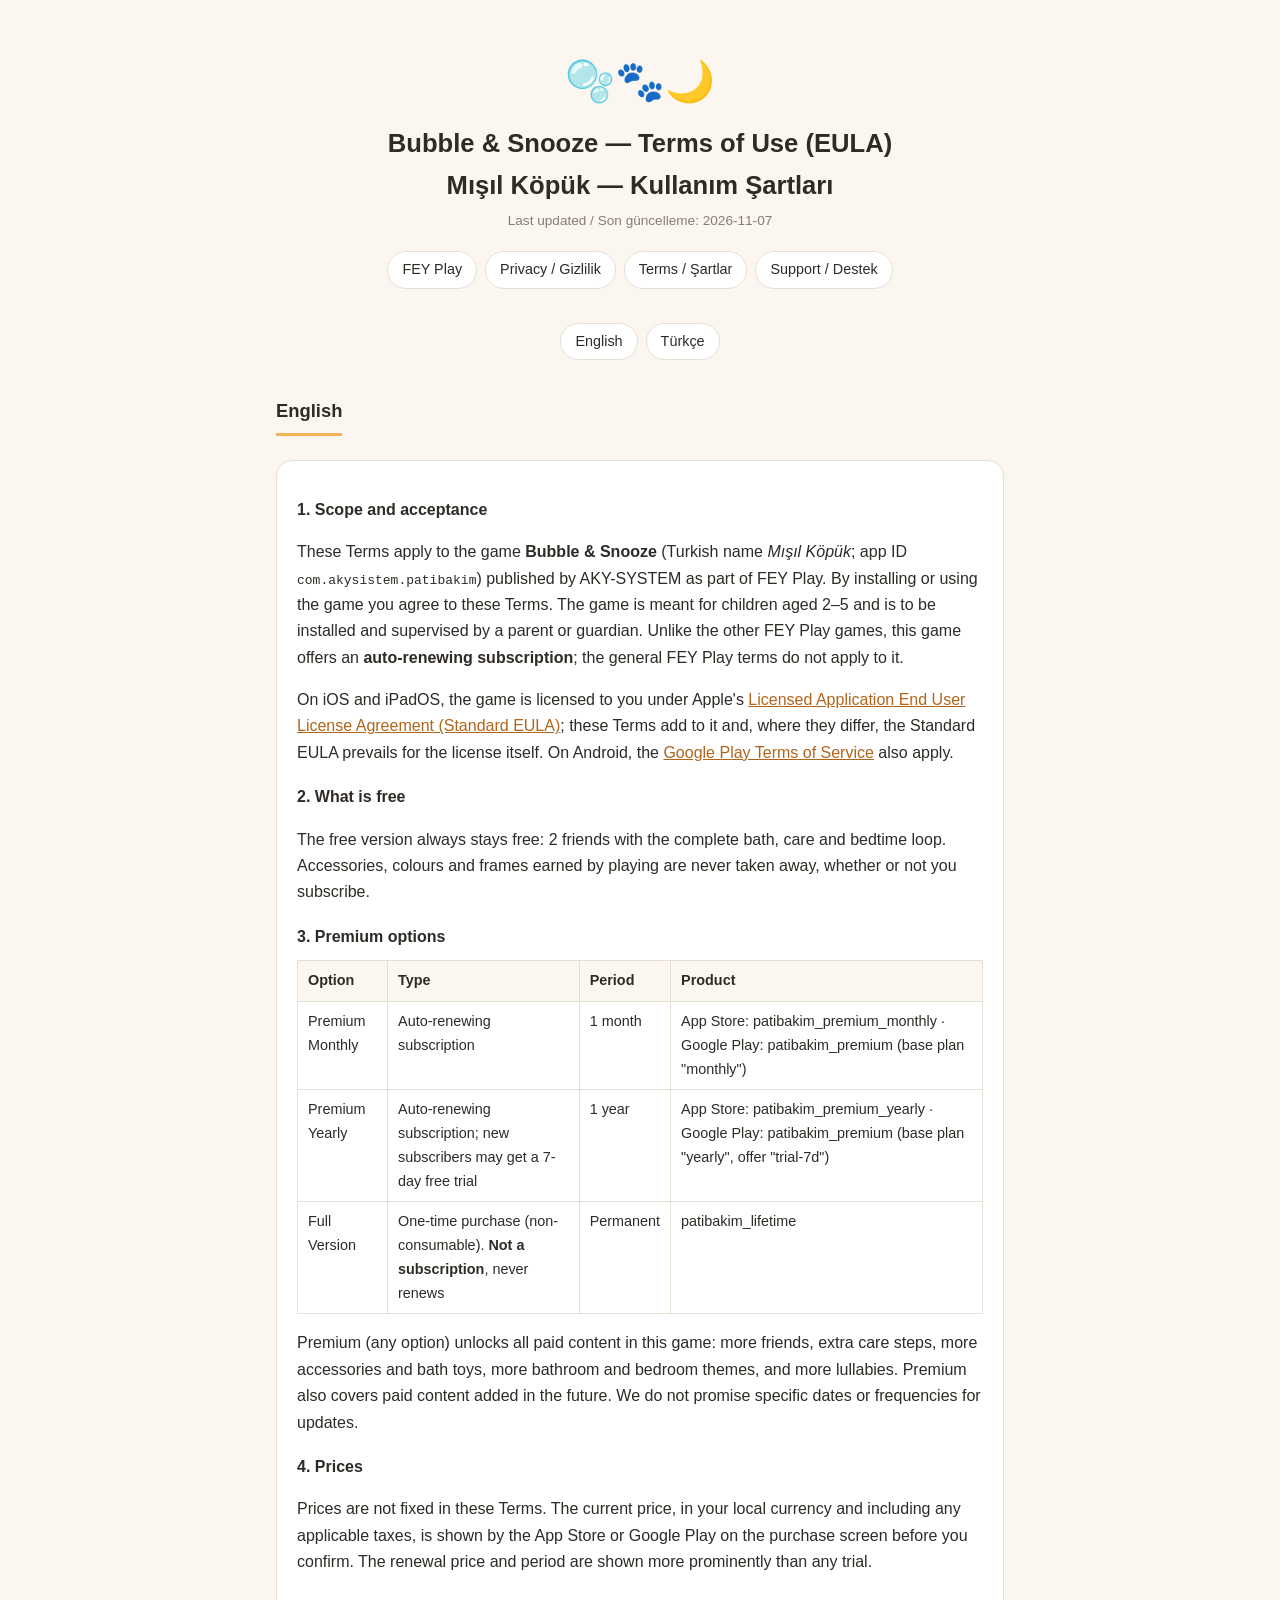
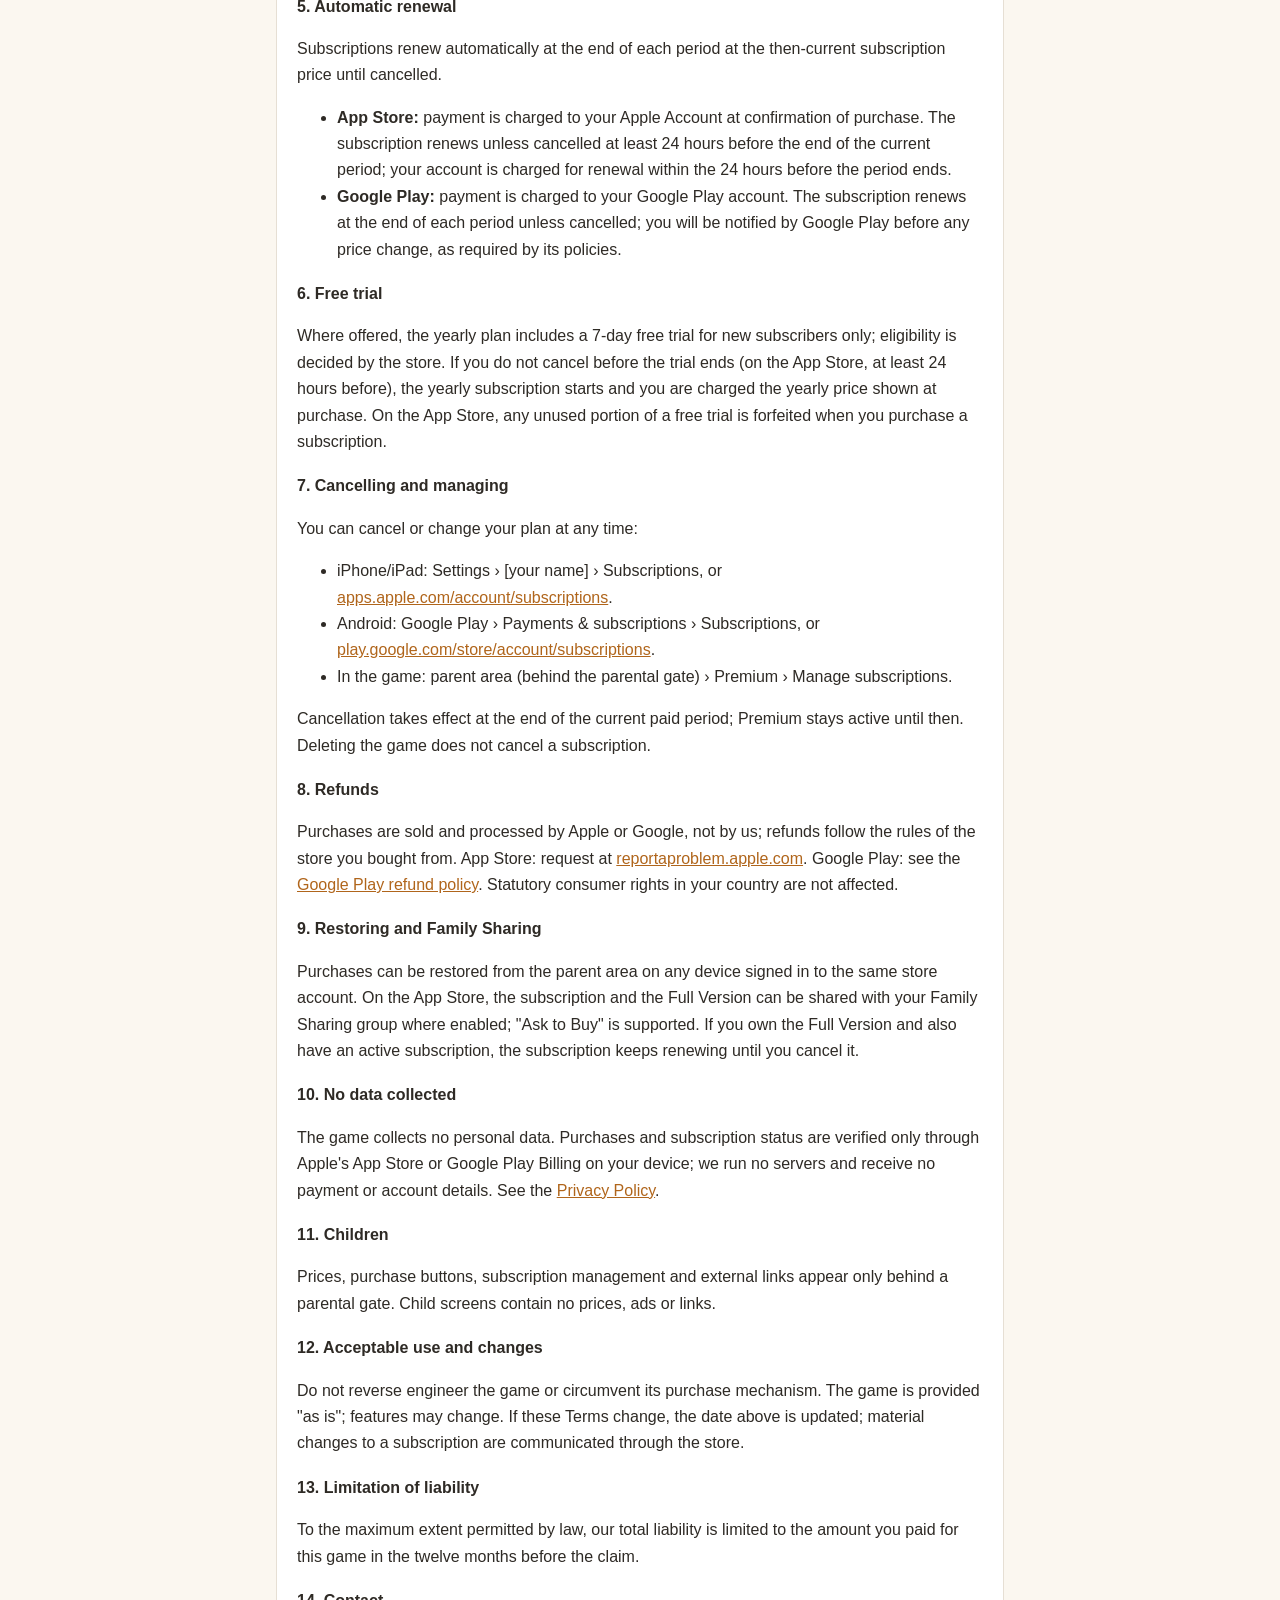
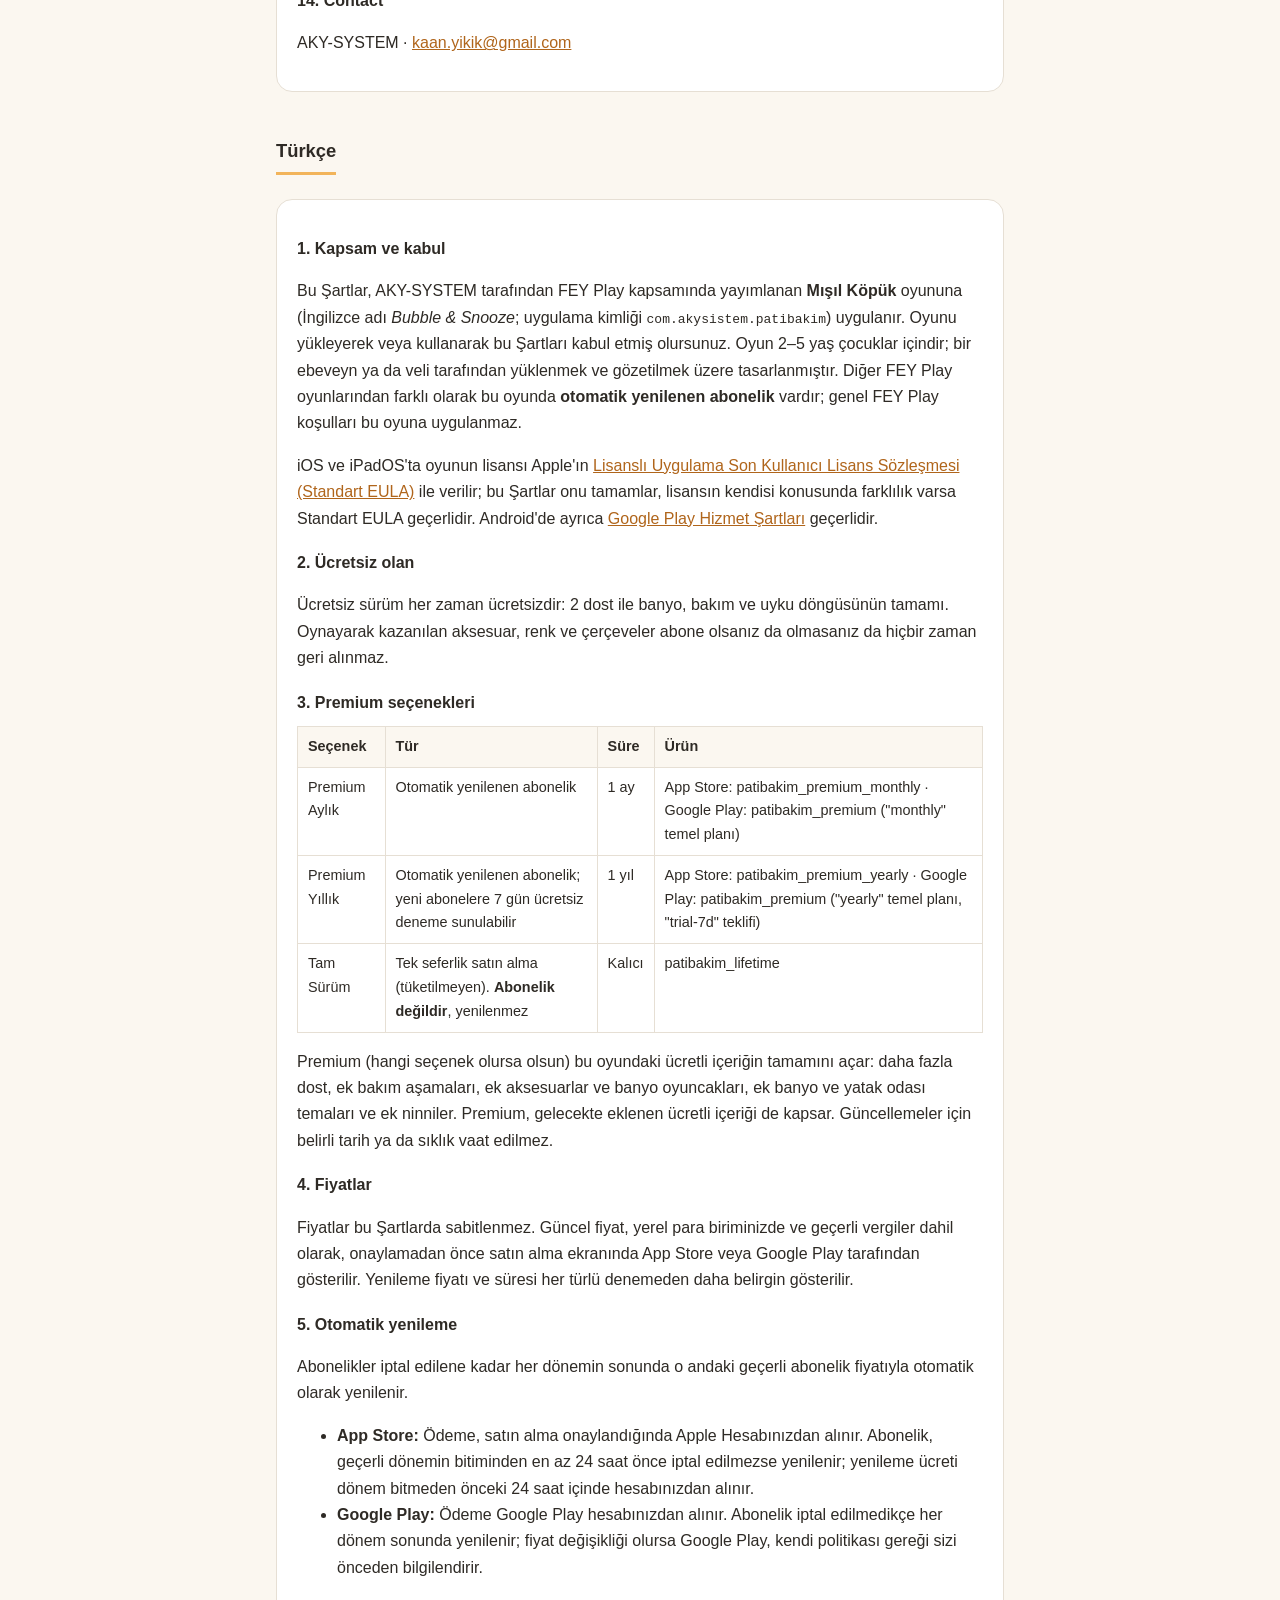
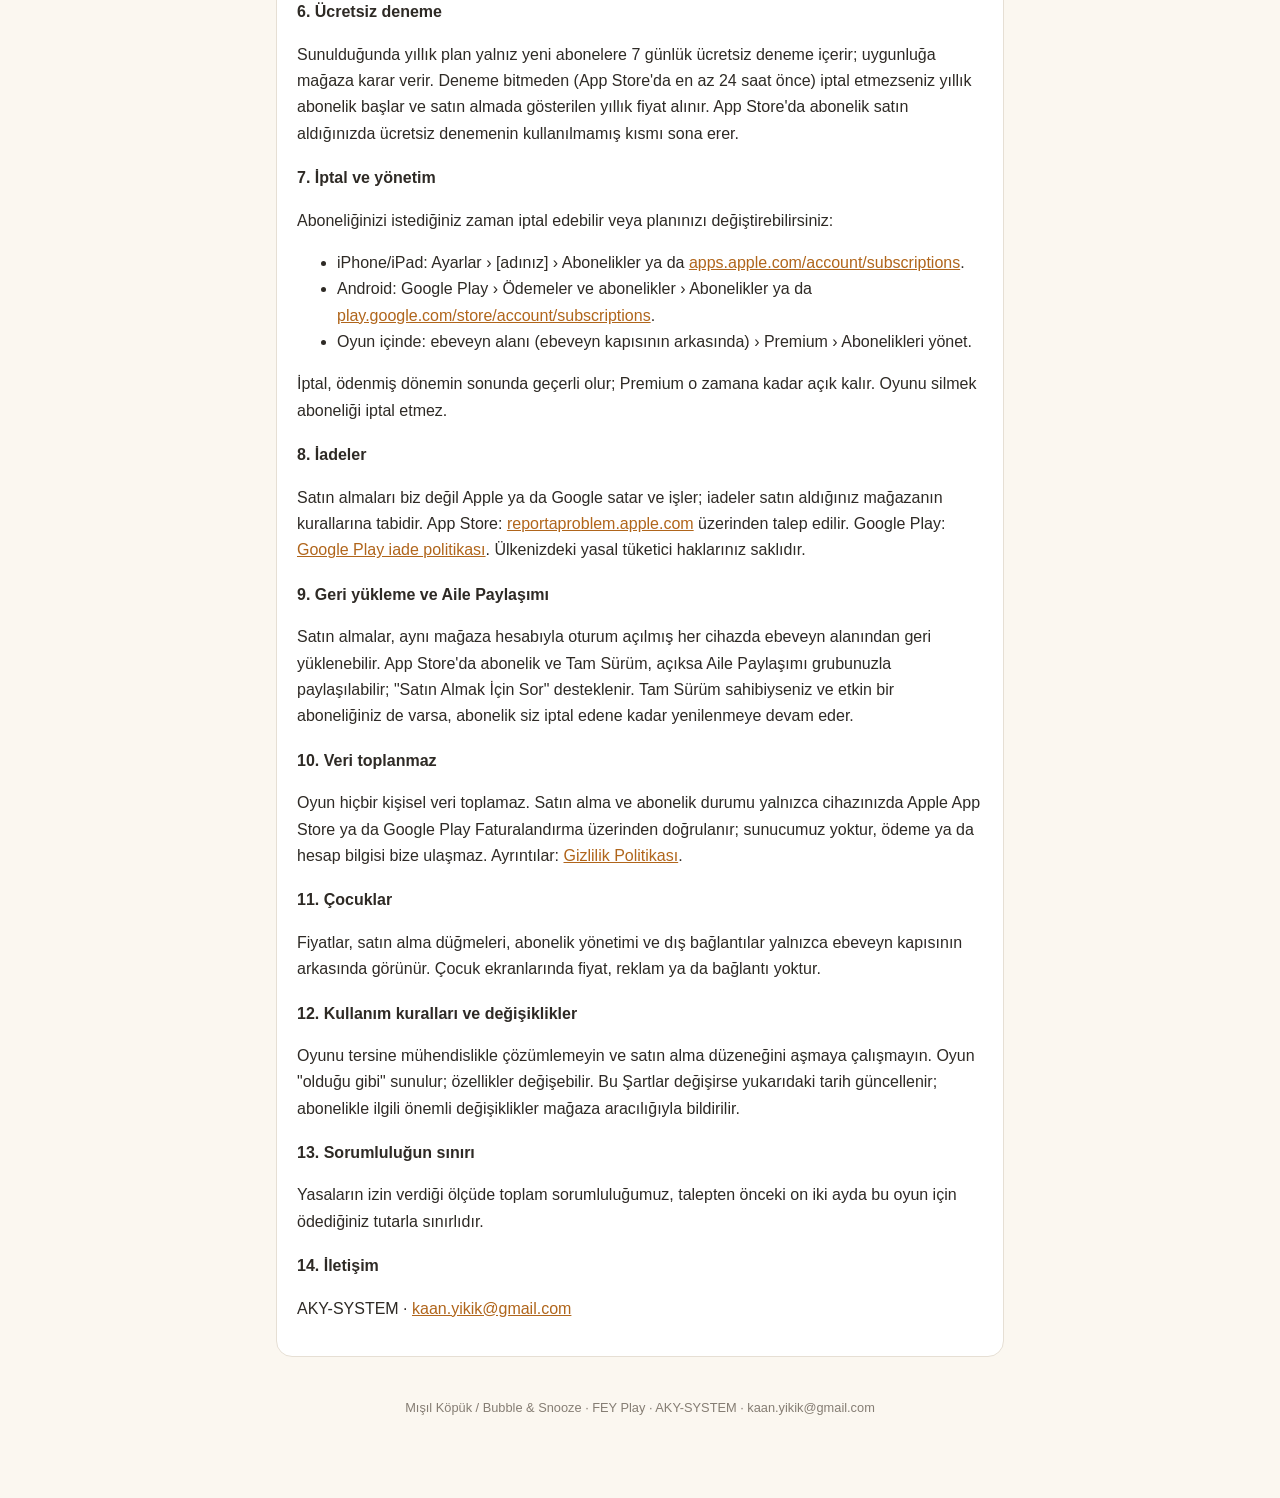
<file: terms-misil-kopuk.html>
<!DOCTYPE html>
<html lang="en"><head><meta charset="UTF-8"><meta name="viewport" content="width=device-width, initial-scale=1.0">
<title>Bubble &amp; Snooze — Terms of Use / Mışıl Köpük — Kullanım Şartları</title><link rel="stylesheet" href="style.css"></head><body><div class="wrap">
<header><div class="logo">🫧🐾🌙</div><h1>Bubble &amp; Snooze — Terms of Use (EULA)<br>Mışıl Köpük — Kullanım Şartları</h1><div class="updated">Last updated / Son güncelleme: 2026-11-07</div>
<nav><a href="index.html">FEY Play</a><a href="privacy-misil-kopuk.html">Privacy / Gizlilik</a><a href="terms-misil-kopuk.html">Terms / Şartlar</a><a href="support.html">Support / Destek</a></nav></header>
<nav><a href="#en">English</a><a href="#tr">Türkçe</a></nav>
<div id="en"><h2>English</h2><section class="card">
<h3>1. Scope and acceptance</h3><p>These Terms apply to the game <strong>Bubble &amp; Snooze</strong> (Turkish name <em>Mışıl Köpük</em>; app ID <code>com.akysistem.patibakim</code>) published by AKY-SYSTEM as part of FEY Play. By installing or using the game you agree to these Terms. The game is meant for children aged 2–5 and is to be installed and supervised by a parent or guardian. Unlike the other FEY Play games, this game offers an <strong>auto-renewing subscription</strong>; the general FEY Play terms do not apply to it.</p>
<p>On iOS and iPadOS, the game is licensed to you under Apple's <a href="https://www.apple.com/legal/internet-services/itunes/dev/stdeula/">Licensed Application End User License Agreement (Standard EULA)</a>; these Terms add to it and, where they differ, the Standard EULA prevails for the license itself. On Android, the <a href="https://play.google.com/about/play-terms/">Google Play Terms of Service</a> also apply.</p>
<h3>2. What is free</h3><p>The free version always stays free: 2 friends with the complete bath, care and bedtime loop. Accessories, colours and frames earned by playing are never taken away, whether or not you subscribe.</p>
<h3>3. Premium options</h3>
<table><tr><th>Option</th><th>Type</th><th>Period</th><th>Product</th></tr>
<tr><td>Premium Monthly</td><td>Auto-renewing subscription</td><td>1 month</td><td>App Store: patibakim_premium_monthly · Google Play: patibakim_premium (base plan "monthly")</td></tr>
<tr><td>Premium Yearly</td><td>Auto-renewing subscription; new subscribers may get a 7-day free trial</td><td>1 year</td><td>App Store: patibakim_premium_yearly · Google Play: patibakim_premium (base plan "yearly", offer "trial-7d")</td></tr>
<tr><td>Full Version</td><td>One-time purchase (non-consumable). <strong>Not a subscription</strong>, never renews</td><td>Permanent</td><td>patibakim_lifetime</td></tr></table>
<p>Premium (any option) unlocks all paid content in this game: more friends, extra care steps, more accessories and bath toys, more bathroom and bedroom themes, and more lullabies. Premium also covers paid content added in the future. We do not promise specific dates or frequencies for updates.</p>
<h3>4. Prices</h3><p>Prices are not fixed in these Terms. The current price, in your local currency and including any applicable taxes, is shown by the App Store or Google Play on the purchase screen before you confirm. The renewal price and period are shown more prominently than any trial.</p>
<h3>5. Automatic renewal</h3><p>Subscriptions renew automatically at the end of each period at the then-current subscription price until cancelled.</p>
<ul><li><strong>App Store:</strong> payment is charged to your Apple Account at confirmation of purchase. The subscription renews unless cancelled at least 24 hours before the end of the current period; your account is charged for renewal within the 24 hours before the period ends.</li>
<li><strong>Google Play:</strong> payment is charged to your Google Play account. The subscription renews at the end of each period unless cancelled; you will be notified by Google Play before any price change, as required by its policies.</li></ul>
<h3>6. Free trial</h3><p>Where offered, the yearly plan includes a 7-day free trial for new subscribers only; eligibility is decided by the store. If you do not cancel before the trial ends (on the App Store, at least 24 hours before), the yearly subscription starts and you are charged the yearly price shown at purchase. On the App Store, any unused portion of a free trial is forfeited when you purchase a subscription.</p>
<h3>7. Cancelling and managing</h3><p>You can cancel or change your plan at any time:</p>
<ul><li>iPhone/iPad: Settings › [your name] › Subscriptions, or <a href="https://apps.apple.com/account/subscriptions">apps.apple.com/account/subscriptions</a>.</li>
<li>Android: Google Play › Payments &amp; subscriptions › Subscriptions, or <a href="https://play.google.com/store/account/subscriptions">play.google.com/store/account/subscriptions</a>.</li>
<li>In the game: parent area (behind the parental gate) › Premium › Manage subscriptions.</li></ul>
<p>Cancellation takes effect at the end of the current paid period; Premium stays active until then. Deleting the game does not cancel a subscription.</p>
<h3>8. Refunds</h3><p>Purchases are sold and processed by Apple or Google, not by us; refunds follow the rules of the store you bought from. App Store: request at <a href="https://reportaproblem.apple.com">reportaproblem.apple.com</a>. Google Play: see the <a href="https://support.google.com/googleplay/answer/2479637">Google Play refund policy</a>. Statutory consumer rights in your country are not affected.</p>
<h3>9. Restoring and Family Sharing</h3><p>Purchases can be restored from the parent area on any device signed in to the same store account. On the App Store, the subscription and the Full Version can be shared with your Family Sharing group where enabled; "Ask to Buy" is supported. If you own the Full Version and also have an active subscription, the subscription keeps renewing until you cancel it.</p>
<h3>10. No data collected</h3><p>The game collects no personal data. Purchases and subscription status are verified only through Apple's App Store or Google Play Billing on your device; we run no servers and receive no payment or account details. See the <a href="privacy-misil-kopuk.html">Privacy Policy</a>.</p>
<h3>11. Children</h3><p>Prices, purchase buttons, subscription management and external links appear only behind a parental gate. Child screens contain no prices, ads or links.</p>
<h3>12. Acceptable use and changes</h3><p>Do not reverse engineer the game or circumvent its purchase mechanism. The game is provided "as is"; features may change. If these Terms change, the date above is updated; material changes to a subscription are communicated through the store.</p>
<h3>13. Limitation of liability</h3><p>To the maximum extent permitted by law, our total liability is limited to the amount you paid for this game in the twelve months before the claim.</p>
<h3>14. Contact</h3><p>AKY-SYSTEM · <a href="mailto:kaan.yikik@gmail.com?subject=Bubble%20%26%20Snooze">kaan.yikik@gmail.com</a></p>
</section></div>
<div id="tr"><h2>Türkçe</h2><section class="card">
<h3>1. Kapsam ve kabul</h3><p>Bu Şartlar, AKY-SYSTEM tarafından FEY Play kapsamında yayımlanan <strong>Mışıl Köpük</strong> oyununa (İngilizce adı <em>Bubble &amp; Snooze</em>; uygulama kimliği <code>com.akysistem.patibakim</code>) uygulanır. Oyunu yükleyerek veya kullanarak bu Şartları kabul etmiş olursunuz. Oyun 2–5 yaş çocuklar içindir; bir ebeveyn ya da veli tarafından yüklenmek ve gözetilmek üzere tasarlanmıştır. Diğer FEY Play oyunlarından farklı olarak bu oyunda <strong>otomatik yenilenen abonelik</strong> vardır; genel FEY Play koşulları bu oyuna uygulanmaz.</p>
<p>iOS ve iPadOS'ta oyunun lisansı Apple'ın <a href="https://www.apple.com/legal/internet-services/itunes/dev/stdeula/">Lisanslı Uygulama Son Kullanıcı Lisans Sözleşmesi (Standart EULA)</a> ile verilir; bu Şartlar onu tamamlar, lisansın kendisi konusunda farklılık varsa Standart EULA geçerlidir. Android'de ayrıca <a href="https://play.google.com/about/play-terms/">Google Play Hizmet Şartları</a> geçerlidir.</p>
<h3>2. Ücretsiz olan</h3><p>Ücretsiz sürüm her zaman ücretsizdir: 2 dost ile banyo, bakım ve uyku döngüsünün tamamı. Oynayarak kazanılan aksesuar, renk ve çerçeveler abone olsanız da olmasanız da hiçbir zaman geri alınmaz.</p>
<h3>3. Premium seçenekleri</h3>
<table><tr><th>Seçenek</th><th>Tür</th><th>Süre</th><th>Ürün</th></tr>
<tr><td>Premium Aylık</td><td>Otomatik yenilenen abonelik</td><td>1 ay</td><td>App Store: patibakim_premium_monthly · Google Play: patibakim_premium ("monthly" temel planı)</td></tr>
<tr><td>Premium Yıllık</td><td>Otomatik yenilenen abonelik; yeni abonelere 7 gün ücretsiz deneme sunulabilir</td><td>1 yıl</td><td>App Store: patibakim_premium_yearly · Google Play: patibakim_premium ("yearly" temel planı, "trial-7d" teklifi)</td></tr>
<tr><td>Tam Sürüm</td><td>Tek seferlik satın alma (tüketilmeyen). <strong>Abonelik değildir</strong>, yenilenmez</td><td>Kalıcı</td><td>patibakim_lifetime</td></tr></table>
<p>Premium (hangi seçenek olursa olsun) bu oyundaki ücretli içeriğin tamamını açar: daha fazla dost, ek bakım aşamaları, ek aksesuarlar ve banyo oyuncakları, ek banyo ve yatak odası temaları ve ek ninniler. Premium, gelecekte eklenen ücretli içeriği de kapsar. Güncellemeler için belirli tarih ya da sıklık vaat edilmez.</p>
<h3>4. Fiyatlar</h3><p>Fiyatlar bu Şartlarda sabitlenmez. Güncel fiyat, yerel para biriminizde ve geçerli vergiler dahil olarak, onaylamadan önce satın alma ekranında App Store veya Google Play tarafından gösterilir. Yenileme fiyatı ve süresi her türlü denemeden daha belirgin gösterilir.</p>
<h3>5. Otomatik yenileme</h3><p>Abonelikler iptal edilene kadar her dönemin sonunda o andaki geçerli abonelik fiyatıyla otomatik olarak yenilenir.</p>
<ul><li><strong>App Store:</strong> Ödeme, satın alma onaylandığında Apple Hesabınızdan alınır. Abonelik, geçerli dönemin bitiminden en az 24 saat önce iptal edilmezse yenilenir; yenileme ücreti dönem bitmeden önceki 24 saat içinde hesabınızdan alınır.</li>
<li><strong>Google Play:</strong> Ödeme Google Play hesabınızdan alınır. Abonelik iptal edilmedikçe her dönem sonunda yenilenir; fiyat değişikliği olursa Google Play, kendi politikası gereği sizi önceden bilgilendirir.</li></ul>
<h3>6. Ücretsiz deneme</h3><p>Sunulduğunda yıllık plan yalnız yeni abonelere 7 günlük ücretsiz deneme içerir; uygunluğa mağaza karar verir. Deneme bitmeden (App Store'da en az 24 saat önce) iptal etmezseniz yıllık abonelik başlar ve satın almada gösterilen yıllık fiyat alınır. App Store'da abonelik satın aldığınızda ücretsiz denemenin kullanılmamış kısmı sona erer.</p>
<h3>7. İptal ve yönetim</h3><p>Aboneliğinizi istediğiniz zaman iptal edebilir veya planınızı değiştirebilirsiniz:</p>
<ul><li>iPhone/iPad: Ayarlar › [adınız] › Abonelikler ya da <a href="https://apps.apple.com/account/subscriptions">apps.apple.com/account/subscriptions</a>.</li>
<li>Android: Google Play › Ödemeler ve abonelikler › Abonelikler ya da <a href="https://play.google.com/store/account/subscriptions">play.google.com/store/account/subscriptions</a>.</li>
<li>Oyun içinde: ebeveyn alanı (ebeveyn kapısının arkasında) › Premium › Abonelikleri yönet.</li></ul>
<p>İptal, ödenmiş dönemin sonunda geçerli olur; Premium o zamana kadar açık kalır. Oyunu silmek aboneliği iptal etmez.</p>
<h3>8. İadeler</h3><p>Satın almaları biz değil Apple ya da Google satar ve işler; iadeler satın aldığınız mağazanın kurallarına tabidir. App Store: <a href="https://reportaproblem.apple.com">reportaproblem.apple.com</a> üzerinden talep edilir. Google Play: <a href="https://support.google.com/googleplay/answer/2479637">Google Play iade politikası</a>. Ülkenizdeki yasal tüketici haklarınız saklıdır.</p>
<h3>9. Geri yükleme ve Aile Paylaşımı</h3><p>Satın almalar, aynı mağaza hesabıyla oturum açılmış her cihazda ebeveyn alanından geri yüklenebilir. App Store'da abonelik ve Tam Sürüm, açıksa Aile Paylaşımı grubunuzla paylaşılabilir; "Satın Almak İçin Sor" desteklenir. Tam Sürüm sahibiyseniz ve etkin bir aboneliğiniz de varsa, abonelik siz iptal edene kadar yenilenmeye devam eder.</p>
<h3>10. Veri toplanmaz</h3><p>Oyun hiçbir kişisel veri toplamaz. Satın alma ve abonelik durumu yalnızca cihazınızda Apple App Store ya da Google Play Faturalandırma üzerinden doğrulanır; sunucumuz yoktur, ödeme ya da hesap bilgisi bize ulaşmaz. Ayrıntılar: <a href="privacy-misil-kopuk.html">Gizlilik Politikası</a>.</p>
<h3>11. Çocuklar</h3><p>Fiyatlar, satın alma düğmeleri, abonelik yönetimi ve dış bağlantılar yalnızca ebeveyn kapısının arkasında görünür. Çocuk ekranlarında fiyat, reklam ya da bağlantı yoktur.</p>
<h3>12. Kullanım kuralları ve değişiklikler</h3><p>Oyunu tersine mühendislikle çözümlemeyin ve satın alma düzeneğini aşmaya çalışmayın. Oyun "olduğu gibi" sunulur; özellikler değişebilir. Bu Şartlar değişirse yukarıdaki tarih güncellenir; abonelikle ilgili önemli değişiklikler mağaza aracılığıyla bildirilir.</p>
<h3>13. Sorumluluğun sınırı</h3><p>Yasaların izin verdiği ölçüde toplam sorumluluğumuz, talepten önceki on iki ayda bu oyun için ödediğiniz tutarla sınırlıdır.</p>
<h3>14. İletişim</h3><p>AKY-SYSTEM · <a href="mailto:kaan.yikik@gmail.com?subject=M%C4%B1%C5%9F%C4%B1l%20K%C3%B6p%C3%BCk">kaan.yikik@gmail.com</a></p>
</section></div>
<div class="footer">Mışıl Köpük / Bubble &amp; Snooze · FEY Play · AKY-SYSTEM · kaan.yikik@gmail.com</div></div></body></html>
</file>
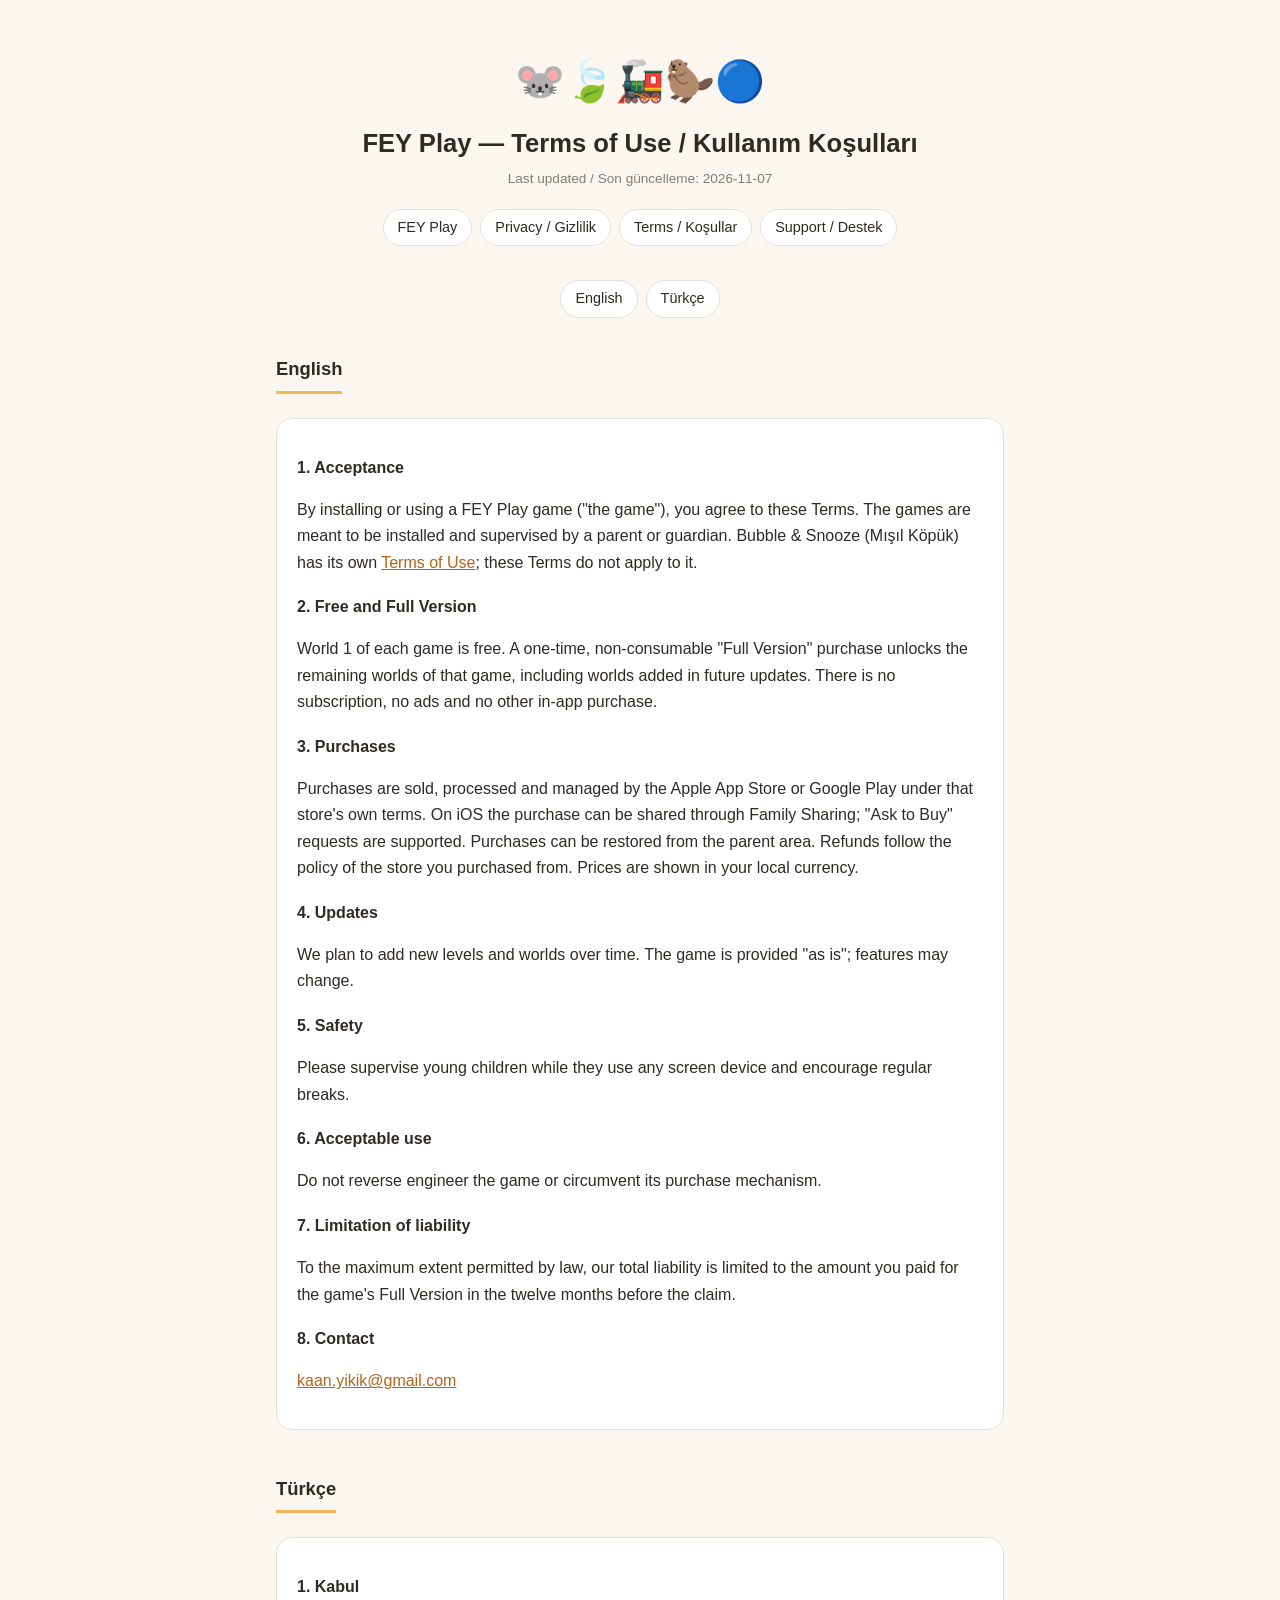
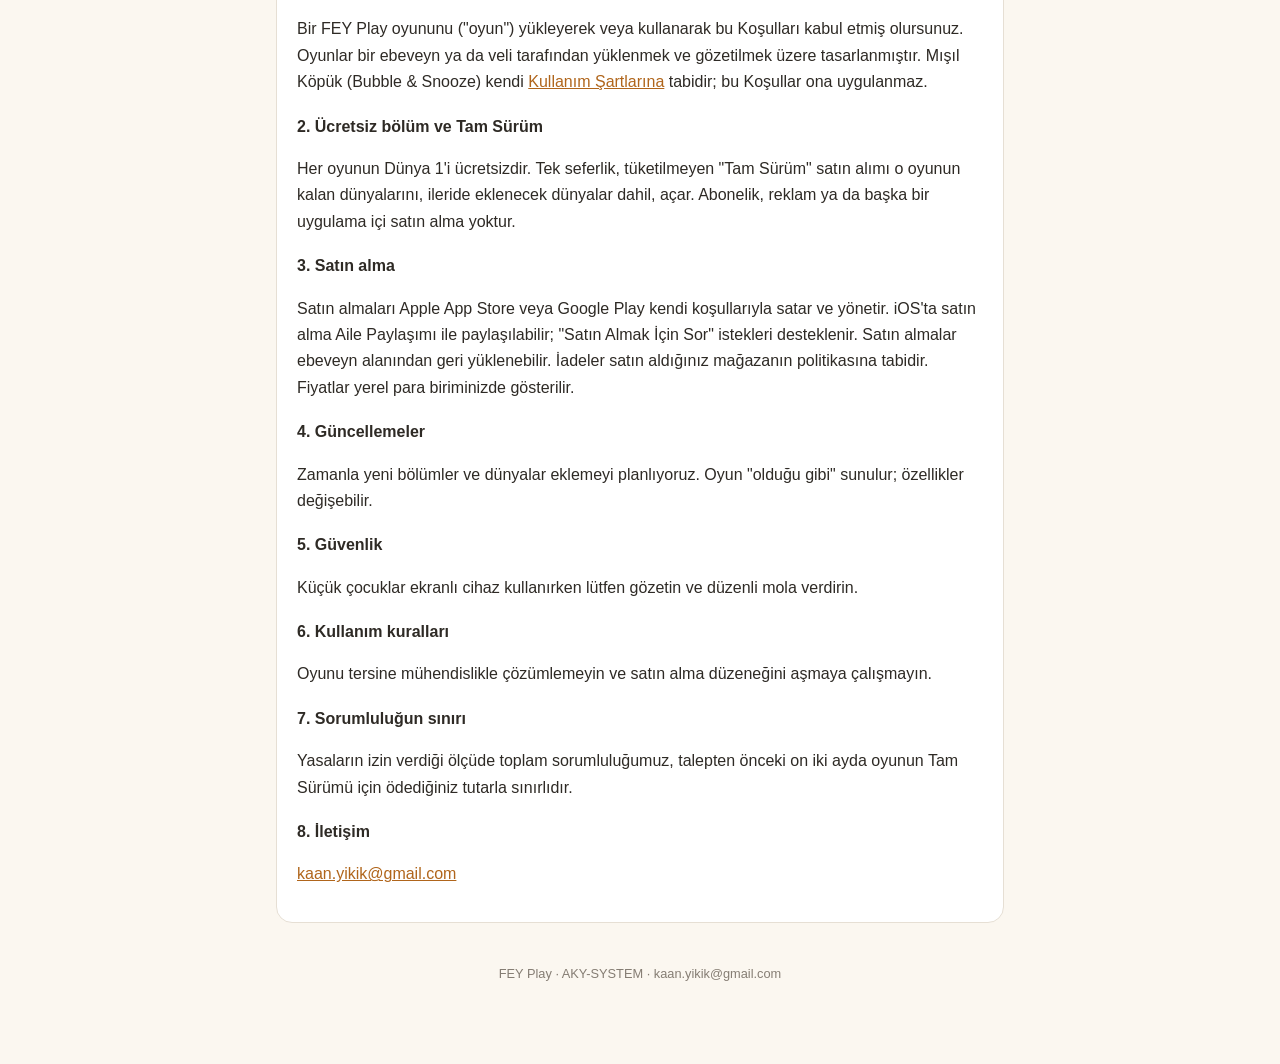
<file: terms.html>
<!DOCTYPE html>
<html lang="en"><head><meta charset="UTF-8"><meta name="viewport" content="width=device-width, initial-scale=1.0">
<title>FEY Play — Terms of Use / Kullanım Koşulları</title><link rel="stylesheet" href="style.css"></head><body><div class="wrap">
<header><div class="logo">🐭🍃🚂🦫🔵</div><h1>FEY Play — Terms of Use / Kullanım Koşulları</h1><div class="updated">Last updated / Son güncelleme: 2026-11-07</div>
<nav><a href="index.html">FEY Play</a><a href="privacy.html">Privacy / Gizlilik</a><a href="terms.html">Terms / Koşullar</a><a href="support.html">Support / Destek</a></nav></header>
<nav><a href="#en">English</a><a href="#tr">Türkçe</a></nav>
<div id="en"><h2>English</h2><section class="card">
<h3>1. Acceptance</h3><p>By installing or using a FEY Play game ("the game"), you agree to these Terms. The games are meant to be installed and supervised by a parent or guardian. Bubble &amp; Snooze (Mışıl Köpük) has its own <a href="terms-misil-kopuk.html">Terms of Use</a>; these Terms do not apply to it.</p>
<h3>2. Free and Full Version</h3><p>World 1 of each game is free. A one-time, non-consumable "Full Version" purchase unlocks the remaining worlds of that game, including worlds added in future updates. There is no subscription, no ads and no other in-app purchase.</p>
<h3>3. Purchases</h3><p>Purchases are sold, processed and managed by the Apple App Store or Google Play under that store's own terms. On iOS the purchase can be shared through Family Sharing; "Ask to Buy" requests are supported. Purchases can be restored from the parent area. Refunds follow the policy of the store you purchased from. Prices are shown in your local currency.</p>
<h3>4. Updates</h3><p>We plan to add new levels and worlds over time. The game is provided "as is"; features may change.</p>
<h3>5. Safety</h3><p>Please supervise young children while they use any screen device and encourage regular breaks.</p>
<h3>6. Acceptable use</h3><p>Do not reverse engineer the game or circumvent its purchase mechanism.</p>
<h3>7. Limitation of liability</h3><p>To the maximum extent permitted by law, our total liability is limited to the amount you paid for the game's Full Version in the twelve months before the claim.</p>
<h3>8. Contact</h3><p><a href="mailto:kaan.yikik@gmail.com">kaan.yikik@gmail.com</a></p>
</section></div>
<div id="tr"><h2>Türkçe</h2><section class="card">
<h3>1. Kabul</h3><p>Bir FEY Play oyununu ("oyun") yükleyerek veya kullanarak bu Koşulları kabul etmiş olursunuz. Oyunlar bir ebeveyn ya da veli tarafından yüklenmek ve gözetilmek üzere tasarlanmıştır. Mışıl Köpük (Bubble &amp; Snooze) kendi <a href="terms-misil-kopuk.html">Kullanım Şartlarına</a> tabidir; bu Koşullar ona uygulanmaz.</p>
<h3>2. Ücretsiz bölüm ve Tam Sürüm</h3><p>Her oyunun Dünya 1'i ücretsizdir. Tek seferlik, tüketilmeyen "Tam Sürüm" satın alımı o oyunun kalan dünyalarını, ileride eklenecek dünyalar dahil, açar. Abonelik, reklam ya da başka bir uygulama içi satın alma yoktur.</p>
<h3>3. Satın alma</h3><p>Satın almaları Apple App Store veya Google Play kendi koşullarıyla satar ve yönetir. iOS'ta satın alma Aile Paylaşımı ile paylaşılabilir; "Satın Almak İçin Sor" istekleri desteklenir. Satın almalar ebeveyn alanından geri yüklenebilir. İadeler satın aldığınız mağazanın politikasına tabidir. Fiyatlar yerel para biriminizde gösterilir.</p>
<h3>4. Güncellemeler</h3><p>Zamanla yeni bölümler ve dünyalar eklemeyi planlıyoruz. Oyun "olduğu gibi" sunulur; özellikler değişebilir.</p>
<h3>5. Güvenlik</h3><p>Küçük çocuklar ekranlı cihaz kullanırken lütfen gözetin ve düzenli mola verdirin.</p>
<h3>6. Kullanım kuralları</h3><p>Oyunu tersine mühendislikle çözümlemeyin ve satın alma düzeneğini aşmaya çalışmayın.</p>
<h3>7. Sorumluluğun sınırı</h3><p>Yasaların izin verdiği ölçüde toplam sorumluluğumuz, talepten önceki on iki ayda oyunun Tam Sürümü için ödediğiniz tutarla sınırlıdır.</p>
<h3>8. İletişim</h3><p><a href="mailto:kaan.yikik@gmail.com">kaan.yikik@gmail.com</a></p>
</section></div>
<div class="footer">FEY Play · AKY-SYSTEM · kaan.yikik@gmail.com</div></div></body></html>
</file>
<file: style.css>
:root{--bg:#FBF7F0;--surface:#fff;--text:#2E2A25;--muted:#857D73;--accent:#F2B45A;--border:#E6DFD4;--link:#B0651B}
@media (prefers-color-scheme:dark){:root{--bg:#1D1B18;--surface:#26231F;--text:#EFE9E0;--muted:#A69D91;--border:#3A352F;--link:#F2B45A}}
*{box-sizing:border-box}body{margin:0;font-family:-apple-system,BlinkMacSystemFont,"Segoe UI",Roboto,sans-serif;background:var(--bg);color:var(--text);line-height:1.65}
.wrap{max-width:760px;margin:0 auto;padding:32px 16px 80px}header{text-align:center;padding:16px 0 8px}.logo{font-size:40px}
h1{font-size:1.6rem;margin:8px 0 4px}.updated{color:var(--muted);font-size:.85rem}
nav{display:flex;flex-wrap:wrap;gap:8px;justify-content:center;margin:18px 0 8px}
nav a{text-decoration:none;color:var(--text);background:var(--surface);border:1px solid var(--border);border-radius:20px;padding:6px 14px;font-size:.9rem}
section.card{background:var(--surface);border:1px solid var(--border);border-radius:16px;padding:18px 20px;margin:16px 0}
h2{font-size:1.15rem;margin:28px 0 8px;border-bottom:3px solid var(--accent);padding-bottom:6px;display:inline-block}
h3{font-size:1rem;margin:18px 0 6px}table{width:100%;border-collapse:collapse;margin:10px 0;font-size:.9rem}
th,td{text-align:left;padding:8px 10px;border:1px solid var(--border);vertical-align:top}th{background:var(--bg)}
a{color:var(--link)}.footer{text-align:center;color:var(--muted);font-size:.8rem;margin-top:40px}
</file>
